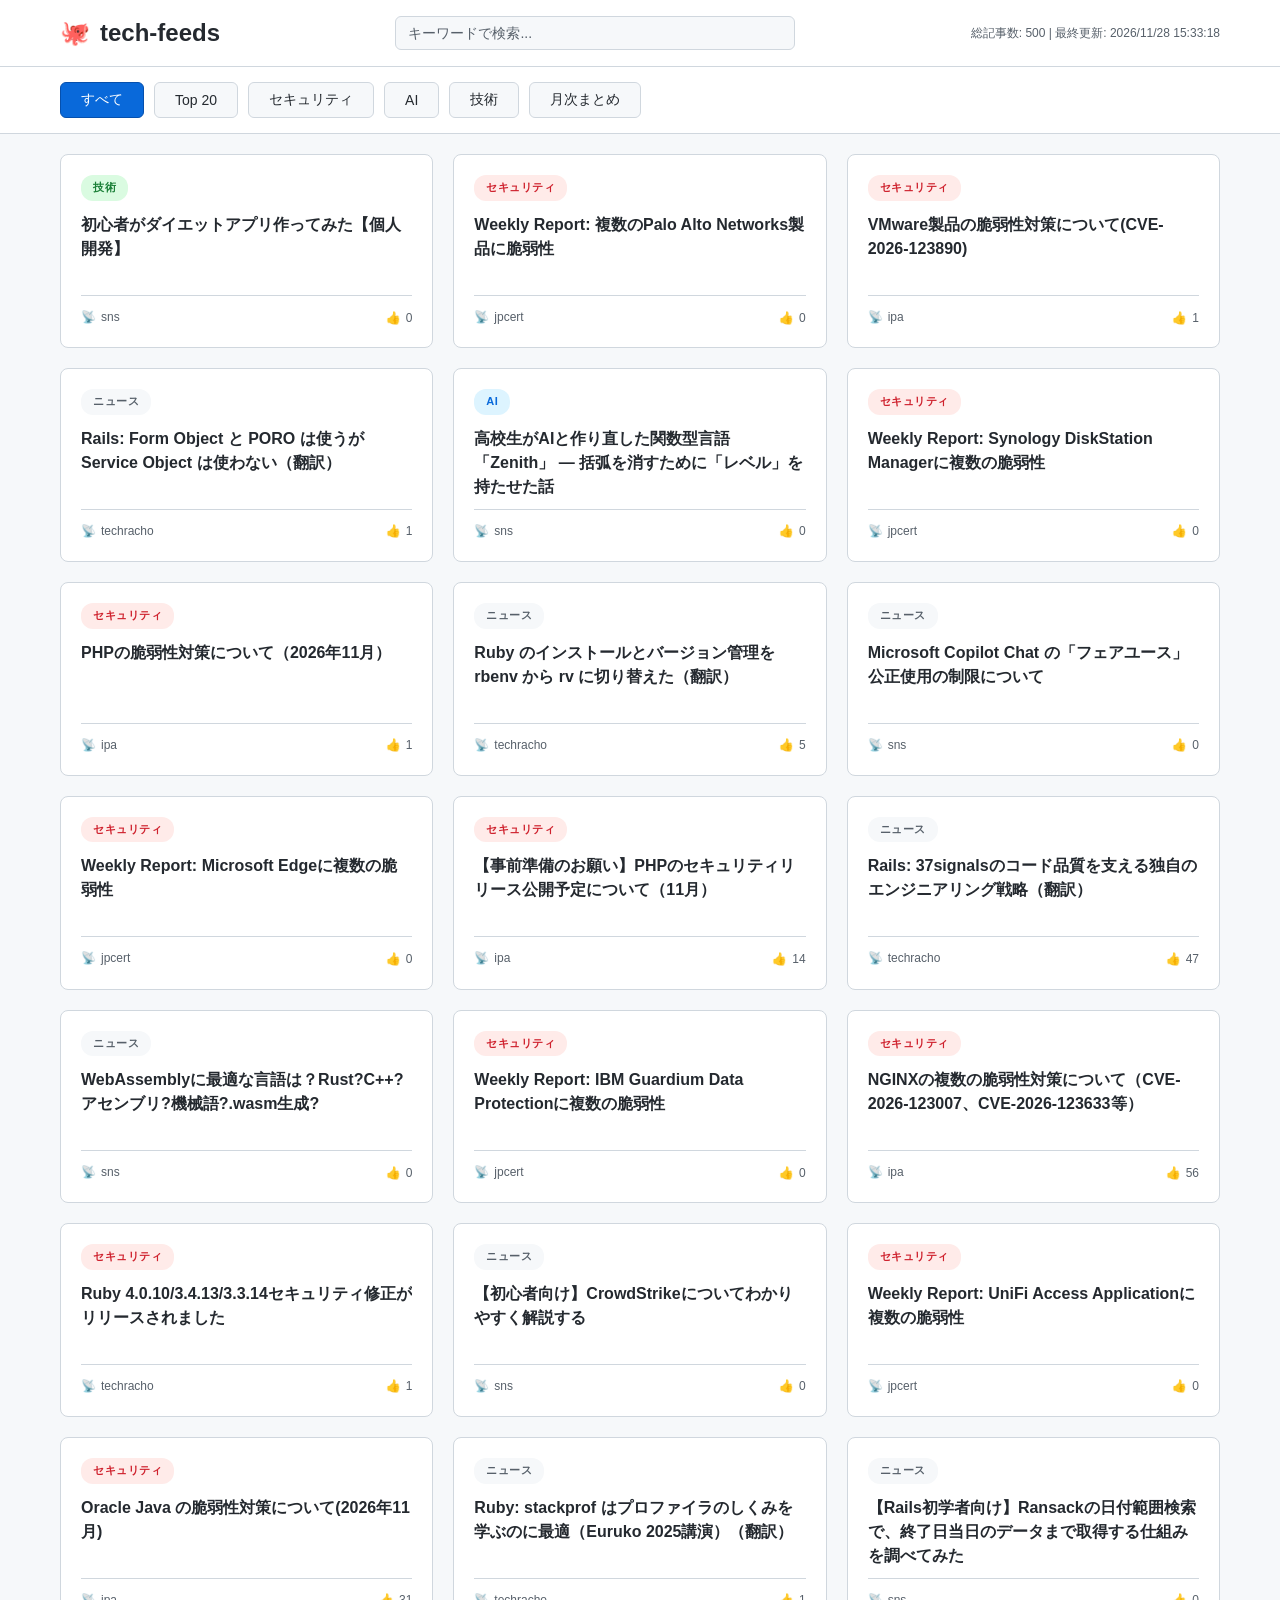
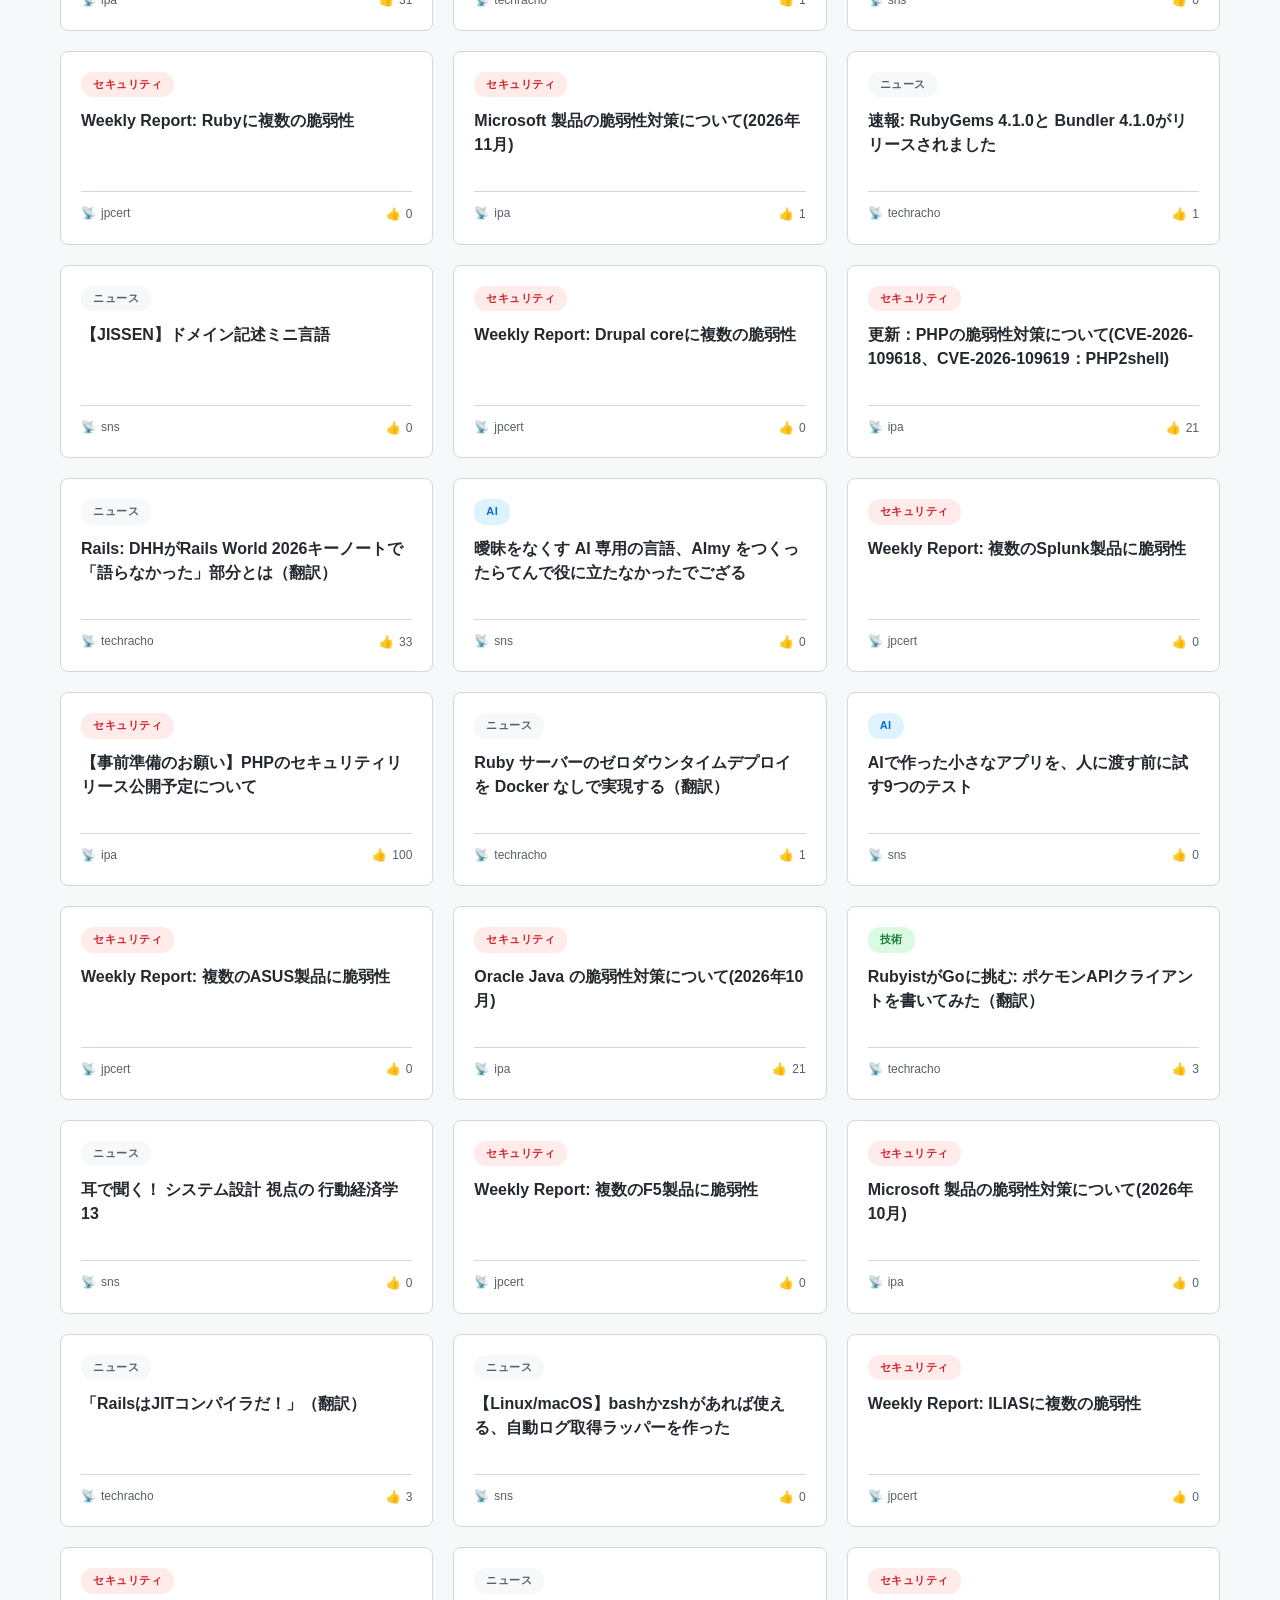
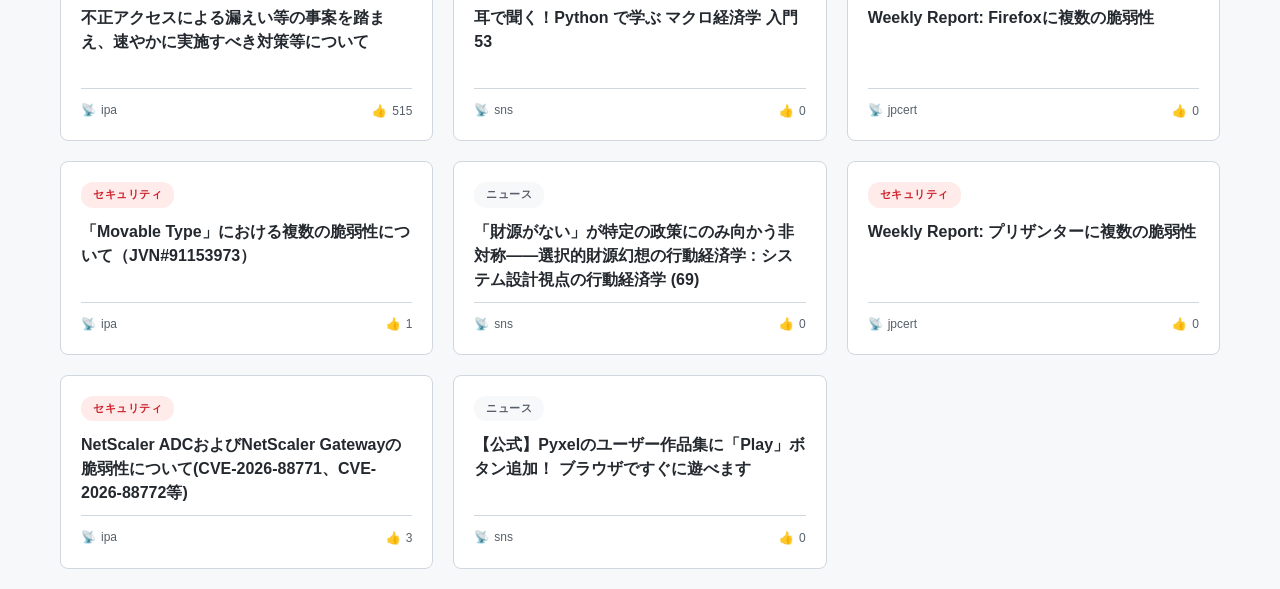
<file: index.html>
<!DOCTYPE html>
<html lang="ja">
<head>
  <meta charset="UTF-8">
  <meta name="viewport" content="width=device-width, initial-scale=1.0">
  <title>tech-feeds</title>
  <link rel="stylesheet" href="./assets/app.css">
</head>
<body>
  <!-- ヘッダー -->
  <header class="header">
    <div class="header-content">
      <div class="logo">
        <span>🐙</span>
        <span>tech-feeds</span>
      </div>
      <div class="search-box">
        <input type="text" placeholder="キーワードで検索..." id="searchInput">
      </div>
      <div class="header-stats" id="headerStats">
        読み込み中...
      </div>
    </div>
  </header>

  <!-- ナビゲーション -->
  <nav class="nav">
    <div class="nav-content">
      <button class="nav-btn active" data-filter="all">すべて</button>
      <button class="nav-btn" data-filter="top">Top 20</button>
      <button class="nav-btn" data-filter="security">セキュリティ</button>
      <button class="nav-btn" data-filter="ai">AI</button>
      <button class="nav-btn" data-filter="tech">技術</button>
      <button class="nav-btn" data-filter="archive">月次まとめ</button>
    </div>
  </nav>

  <!-- メインコンテンツ -->
  <div class="container">
    <!-- Topランキングセクション -->
    <div class="top-section" id="topSection" style="display:none;">
      <h2>🏆 Top 20 人気記事</h2>
      <div class="top-list" id="topList"></div>
    </div>

    <!-- ニュースグリッド -->
    <div id="newsContainer">
      <div class="loading">ニュースを読み込んでいます</div>
    </div>
  </div>

  <script src="./assets/app.js"></script>
</body>
</html>
</file>
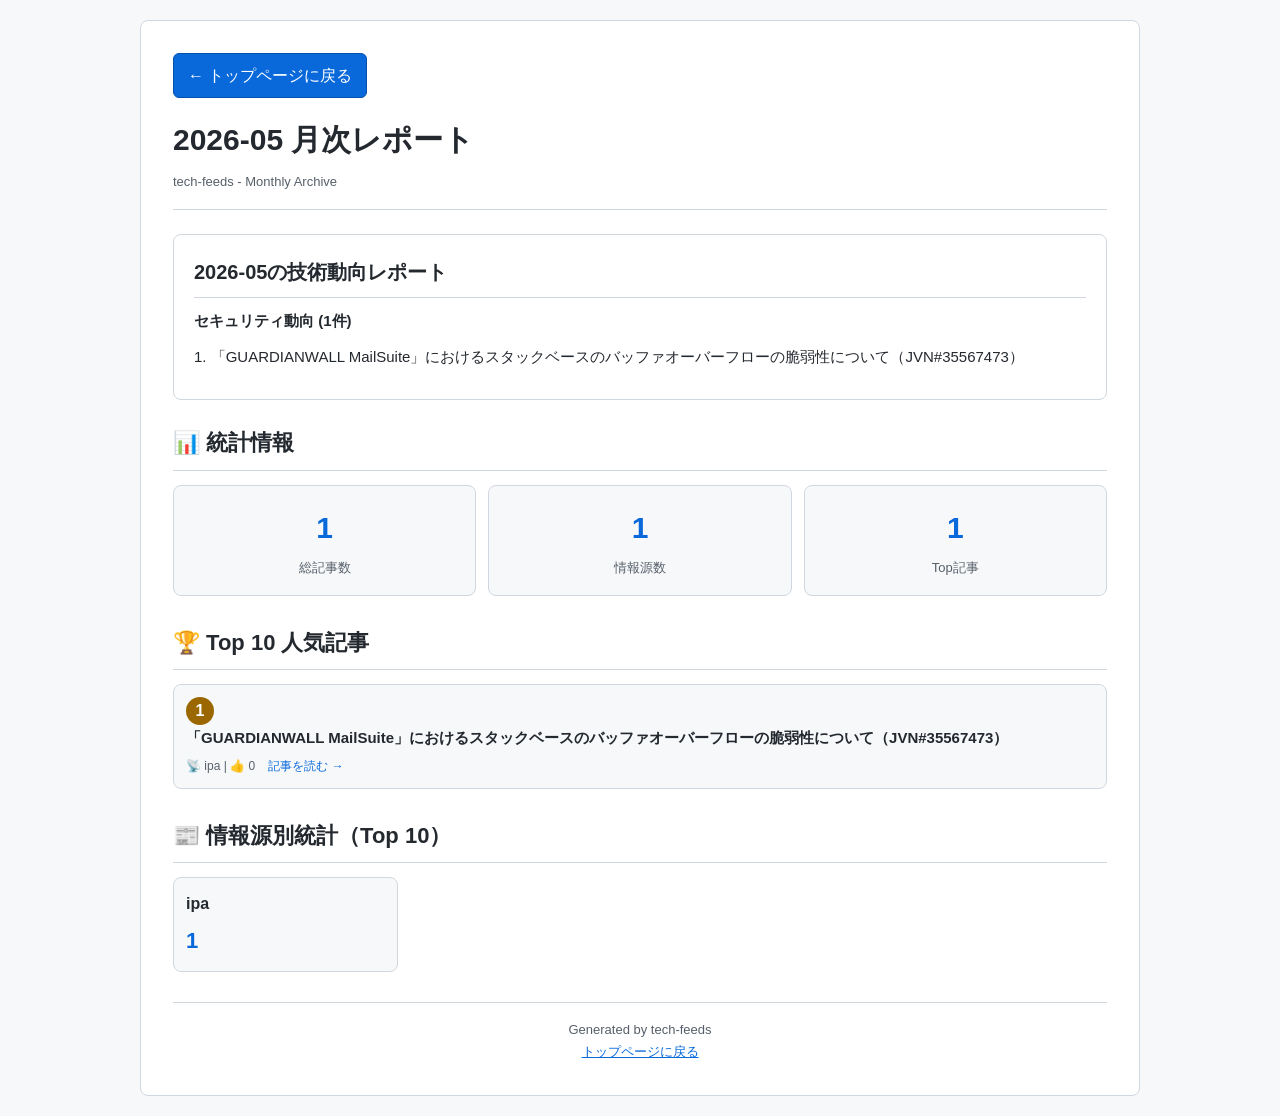
<file: data/archive/2026-05.html>
<!DOCTYPE html>
<html lang="ja">
<head>
  <meta charset="UTF-8">
  <meta name="viewport" content="width=device-width, initial-scale=1.0">
  <title>2026-05 月次レポート - tech-feeds</title>
  <style>
    :root { --bg:#f6f8fa; --panel:#fff; --muted:#57606a; --border:#d0d7de; --text:#24292f; --accent:#0969da; --accent-strong:#0550ae; }
    * { margin: 0; padding: 0; box-sizing: border-box; }
    body { font-family: -apple-system, BlinkMacSystemFont, 'Segoe UI', 'Hiragino Sans', Meiryo, sans-serif; background: var(--bg); color: var(--text); line-height: 1.7; padding: 20px; }
    .container { max-width: 1000px; margin: 0 auto; background: var(--panel); padding: 32px; border-radius: 8px; border: 1px solid var(--border); }
    .header { border-bottom: 1px solid var(--border); padding-bottom: 16px; margin-bottom: 24px; }
    .header h1 { font-size: 30px; color: var(--text); margin-bottom: 6px; }
    .header .meta { font-size: 13px; color: var(--muted); }
    .summary { background: var(--panel); border: 1px solid var(--border); padding: 20px; border-radius: 8px; margin-bottom: 24px; font-size: 15px; }
    .summary h2 { font-size: 20px; margin-bottom: 10px; color: var(--text); border-bottom: 1px solid var(--border); padding-bottom: 8px; }
    .summary p { margin-bottom: 10px; color: var(--text); }
    .summary strong { font-weight: 700; }
    .section { margin-bottom: 28px; }
    .section h2 { font-size: 22px; color: var(--text); margin-bottom: 14px; padding-bottom: 8px; border-bottom: 1px solid var(--border); }
    .stats { display: grid; grid-template-columns: repeat(auto-fit, minmax(180px, 1fr)); gap: 12px; margin-bottom: 24px; }
    .stat-card { background: var(--bg); border: 1px solid var(--border); padding: 16px; border-radius: 8px; text-align: center; }
    .stat-card .number { font-size: 30px; font-weight: bold; color: var(--accent); margin-bottom: 4px; }
    .stat-card .label { font-size: 13px; color: var(--muted); }
    .top-articles { list-style: none; }
    .top-articles li { background: var(--bg); border: 1px solid var(--border); padding: 12px; margin-bottom: 10px; border-radius: 8px; }
    .top-articles .rank { display: inline-block; width: 28px; height: 28px; background: var(--accent); color: white; border-radius: 50%; text-align: center; line-height: 28px; font-weight: bold; margin-right: 8px; }
    .top-articles .rank.gold { background: #9a6700; color: #fff; }
    .top-articles .rank.silver { background: #57606a; color: #fff; }
    .top-articles .rank.bronze { background: #8250df; color: #fff; }
    .article-title { font-weight: 600; color: var(--text); font-size: 15px; margin-bottom: 5px; }
    .article-meta { font-size: 12px; color: var(--muted); }
    .article-link { color: var(--accent); text-decoration: none; font-size: 12px; margin-left: 10px; }
    .article-link:hover { text-decoration: underline; }
    .source-list { display: grid; grid-template-columns: repeat(auto-fill, minmax(180px, 1fr)); gap: 12px; }
    .source-item { background: var(--bg); border: 1px solid var(--border); padding: 12px; border-radius: 8px; }
    .source-name { font-weight: 600; color: var(--text); margin-bottom: 4px; }
    .source-count { font-size: 22px; color: var(--accent); font-weight: bold; }
    .footer { margin-top: 30px; padding-top: 16px; border-top: 1px solid var(--border); text-align: center; color: var(--muted); font-size: 13px; }
    .back-link { display: inline-block; background: var(--accent); border: 1px solid var(--accent-strong); color: white; padding: 8px 14px; border-radius: 6px; text-decoration: none; margin-bottom: 16px; }
    .back-link:hover { background: var(--accent-strong); }
  </style>
</head>
<body>
  <div class="container">
    <a href="../../index.html" class="back-link">← トップページに戻る</a>
    <div class="header">
      <h1>2026-05 月次レポート</h1>
      <div class="meta">tech-feeds - Monthly Archive</div>
    </div>
    <div class="summary">
      <h2 class="report-title">2026-05の技術動向レポート</h2>
<p><strong>セキュリティ動向 (1件)</strong></p>
<p>1. 「GUARDIANWALL MailSuite」におけるスタックベースのバッファオーバーフローの脆弱性について（JVN#35567473）</p>
    </div>
    <div class="section">
      <h2>📊 統計情報</h2>
      <div class="stats">
        <div class="stat-card">
          <div class="number">1</div>
          <div class="label">総記事数</div>
        </div>
        <div class="stat-card">
          <div class="number">1</div>
          <div class="label">情報源数</div>
        </div>
        <div class="stat-card">
          <div class="number">1</div>
          <div class="label">Top記事</div>
        </div>
      </div>
    </div>
    <div class="section"><h2>🏆 Top 10 人気記事</h2><ul class="top-articles">
            <li>
              <span class="rank gold">1</span>
              <div class="article-title">「GUARDIANWALL MailSuite」におけるスタックベースのバッファオーバーフローの脆弱性について（JVN#35567473）</div>
              <div class="article-meta">
                📡 ipa | 👍 0
                <a href="https://www.ipa.go.jp/security/security-alert/2026/20260513-jvn.html" target="_blank" class="article-link">記事を読む →</a>
              </div>
            </li></ul></div>
    <div class="section"><h2>📰 情報源別統計（Top 10）</h2><div class="source-list">
            <div class="source-item">
              <div class="source-name">ipa</div>
              <div class="source-count">1</div>
            </div></div></div>
    <div class="footer">
      <p>Generated by tech-feeds</p>
      <p><a href="../../index.html" style="color: #0969da;">トップページに戻る</a></p>
    </div>
  </div>
</body>
</html>
</file>
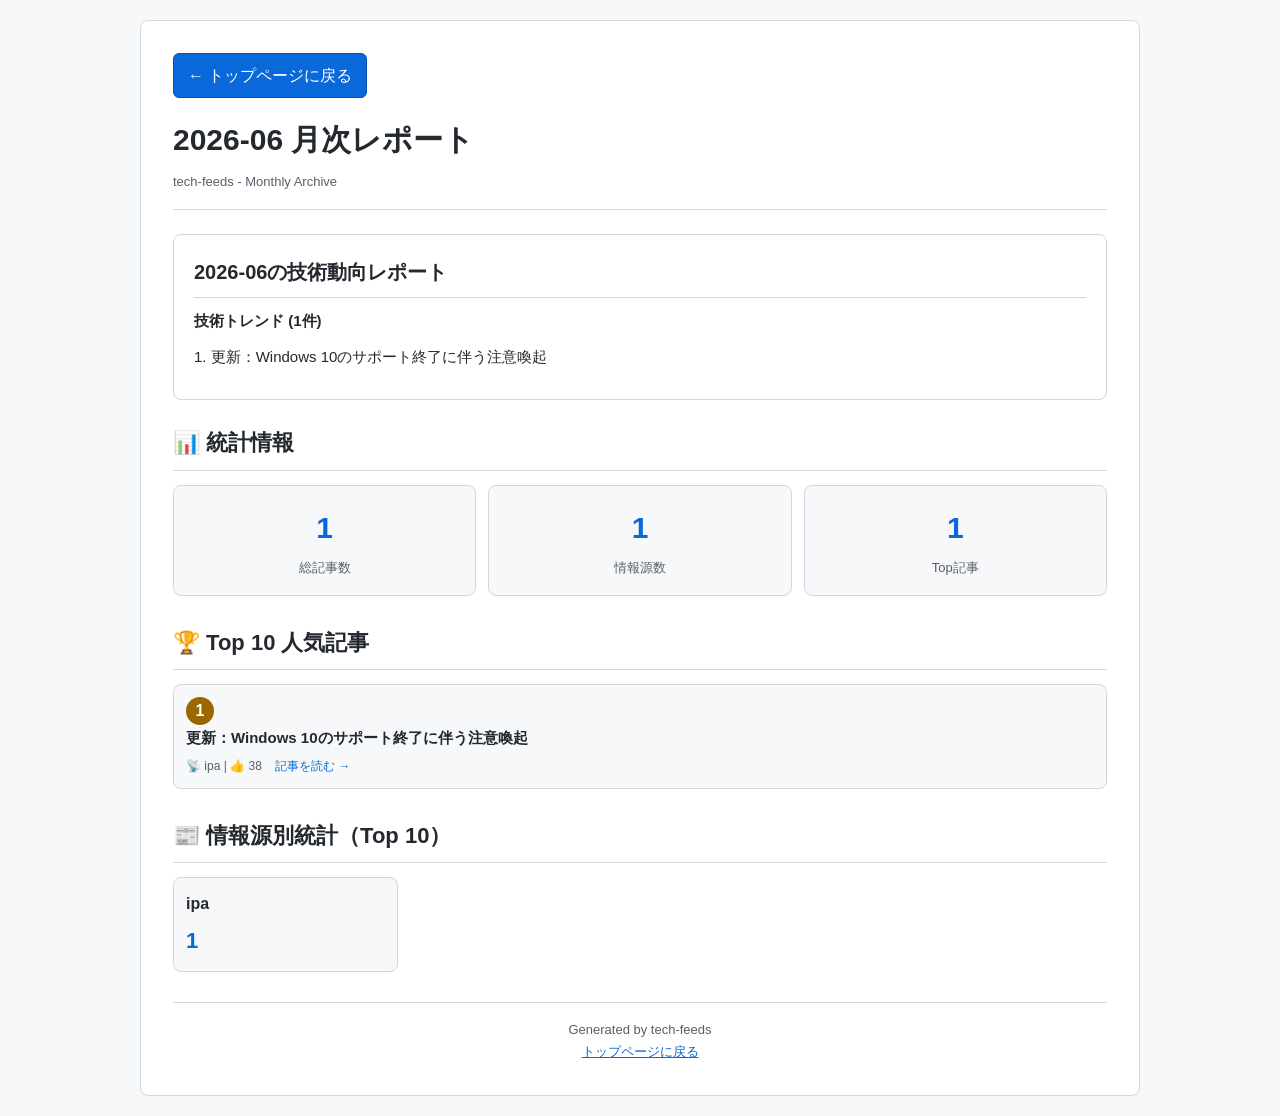
<file: data/archive/2026-06.html>
<!DOCTYPE html>
<html lang="ja">
<head>
  <meta charset="UTF-8">
  <meta name="viewport" content="width=device-width, initial-scale=1.0">
  <title>2026-06 月次レポート - tech-feeds</title>
  <style>
    :root { --bg:#f6f8fa; --panel:#fff; --muted:#57606a; --border:#d0d7de; --text:#24292f; --accent:#0969da; --accent-strong:#0550ae; }
    * { margin: 0; padding: 0; box-sizing: border-box; }
    body { font-family: -apple-system, BlinkMacSystemFont, 'Segoe UI', 'Hiragino Sans', Meiryo, sans-serif; background: var(--bg); color: var(--text); line-height: 1.7; padding: 20px; }
    .container { max-width: 1000px; margin: 0 auto; background: var(--panel); padding: 32px; border-radius: 8px; border: 1px solid var(--border); }
    .header { border-bottom: 1px solid var(--border); padding-bottom: 16px; margin-bottom: 24px; }
    .header h1 { font-size: 30px; color: var(--text); margin-bottom: 6px; }
    .header .meta { font-size: 13px; color: var(--muted); }
    .summary { background: var(--panel); border: 1px solid var(--border); padding: 20px; border-radius: 8px; margin-bottom: 24px; font-size: 15px; }
    .summary h2 { font-size: 20px; margin-bottom: 10px; color: var(--text); border-bottom: 1px solid var(--border); padding-bottom: 8px; }
    .summary p { margin-bottom: 10px; color: var(--text); }
    .summary strong { font-weight: 700; }
    .section { margin-bottom: 28px; }
    .section h2 { font-size: 22px; color: var(--text); margin-bottom: 14px; padding-bottom: 8px; border-bottom: 1px solid var(--border); }
    .stats { display: grid; grid-template-columns: repeat(auto-fit, minmax(180px, 1fr)); gap: 12px; margin-bottom: 24px; }
    .stat-card { background: var(--bg); border: 1px solid var(--border); padding: 16px; border-radius: 8px; text-align: center; }
    .stat-card .number { font-size: 30px; font-weight: bold; color: var(--accent); margin-bottom: 4px; }
    .stat-card .label { font-size: 13px; color: var(--muted); }
    .top-articles { list-style: none; }
    .top-articles li { background: var(--bg); border: 1px solid var(--border); padding: 12px; margin-bottom: 10px; border-radius: 8px; }
    .top-articles .rank { display: inline-block; width: 28px; height: 28px; background: var(--accent); color: white; border-radius: 50%; text-align: center; line-height: 28px; font-weight: bold; margin-right: 8px; }
    .top-articles .rank.gold { background: #9a6700; color: #fff; }
    .top-articles .rank.silver { background: #57606a; color: #fff; }
    .top-articles .rank.bronze { background: #8250df; color: #fff; }
    .article-title { font-weight: 600; color: var(--text); font-size: 15px; margin-bottom: 5px; }
    .article-meta { font-size: 12px; color: var(--muted); }
    .article-link { color: var(--accent); text-decoration: none; font-size: 12px; margin-left: 10px; }
    .article-link:hover { text-decoration: underline; }
    .source-list { display: grid; grid-template-columns: repeat(auto-fill, minmax(180px, 1fr)); gap: 12px; }
    .source-item { background: var(--bg); border: 1px solid var(--border); padding: 12px; border-radius: 8px; }
    .source-name { font-weight: 600; color: var(--text); margin-bottom: 4px; }
    .source-count { font-size: 22px; color: var(--accent); font-weight: bold; }
    .footer { margin-top: 30px; padding-top: 16px; border-top: 1px solid var(--border); text-align: center; color: var(--muted); font-size: 13px; }
    .back-link { display: inline-block; background: var(--accent); border: 1px solid var(--accent-strong); color: white; padding: 8px 14px; border-radius: 6px; text-decoration: none; margin-bottom: 16px; }
    .back-link:hover { background: var(--accent-strong); }
  </style>
</head>
<body>
  <div class="container">
    <a href="../../index.html" class="back-link">← トップページに戻る</a>
    <div class="header">
      <h1>2026-06 月次レポート</h1>
      <div class="meta">tech-feeds - Monthly Archive</div>
    </div>
    <div class="summary">
      <h2 class="report-title">2026-06の技術動向レポート</h2>
<p><strong>技術トレンド (1件)</strong></p>
<p>1. 更新：Windows 10のサポート終了に伴う注意喚起</p>
    </div>
    <div class="section">
      <h2>📊 統計情報</h2>
      <div class="stats">
        <div class="stat-card">
          <div class="number">1</div>
          <div class="label">総記事数</div>
        </div>
        <div class="stat-card">
          <div class="number">1</div>
          <div class="label">情報源数</div>
        </div>
        <div class="stat-card">
          <div class="number">1</div>
          <div class="label">Top記事</div>
        </div>
      </div>
    </div>
    <div class="section"><h2>🏆 Top 10 人気記事</h2><ul class="top-articles">
            <li>
              <span class="rank gold">1</span>
              <div class="article-title">更新：Windows 10のサポート終了に伴う注意喚起</div>
              <div class="article-meta">
                📡 ipa | 👍 38
                <a href="https://www.ipa.go.jp/security/security-alert/2024/win10_eos.html" target="_blank" class="article-link">記事を読む →</a>
              </div>
            </li></ul></div>
    <div class="section"><h2>📰 情報源別統計（Top 10）</h2><div class="source-list">
            <div class="source-item">
              <div class="source-name">ipa</div>
              <div class="source-count">1</div>
            </div></div></div>
    <div class="footer">
      <p>Generated by tech-feeds</p>
      <p><a href="../../index.html" style="color: #0969da;">トップページに戻る</a></p>
    </div>
  </div>
</body>
</html>
</file>
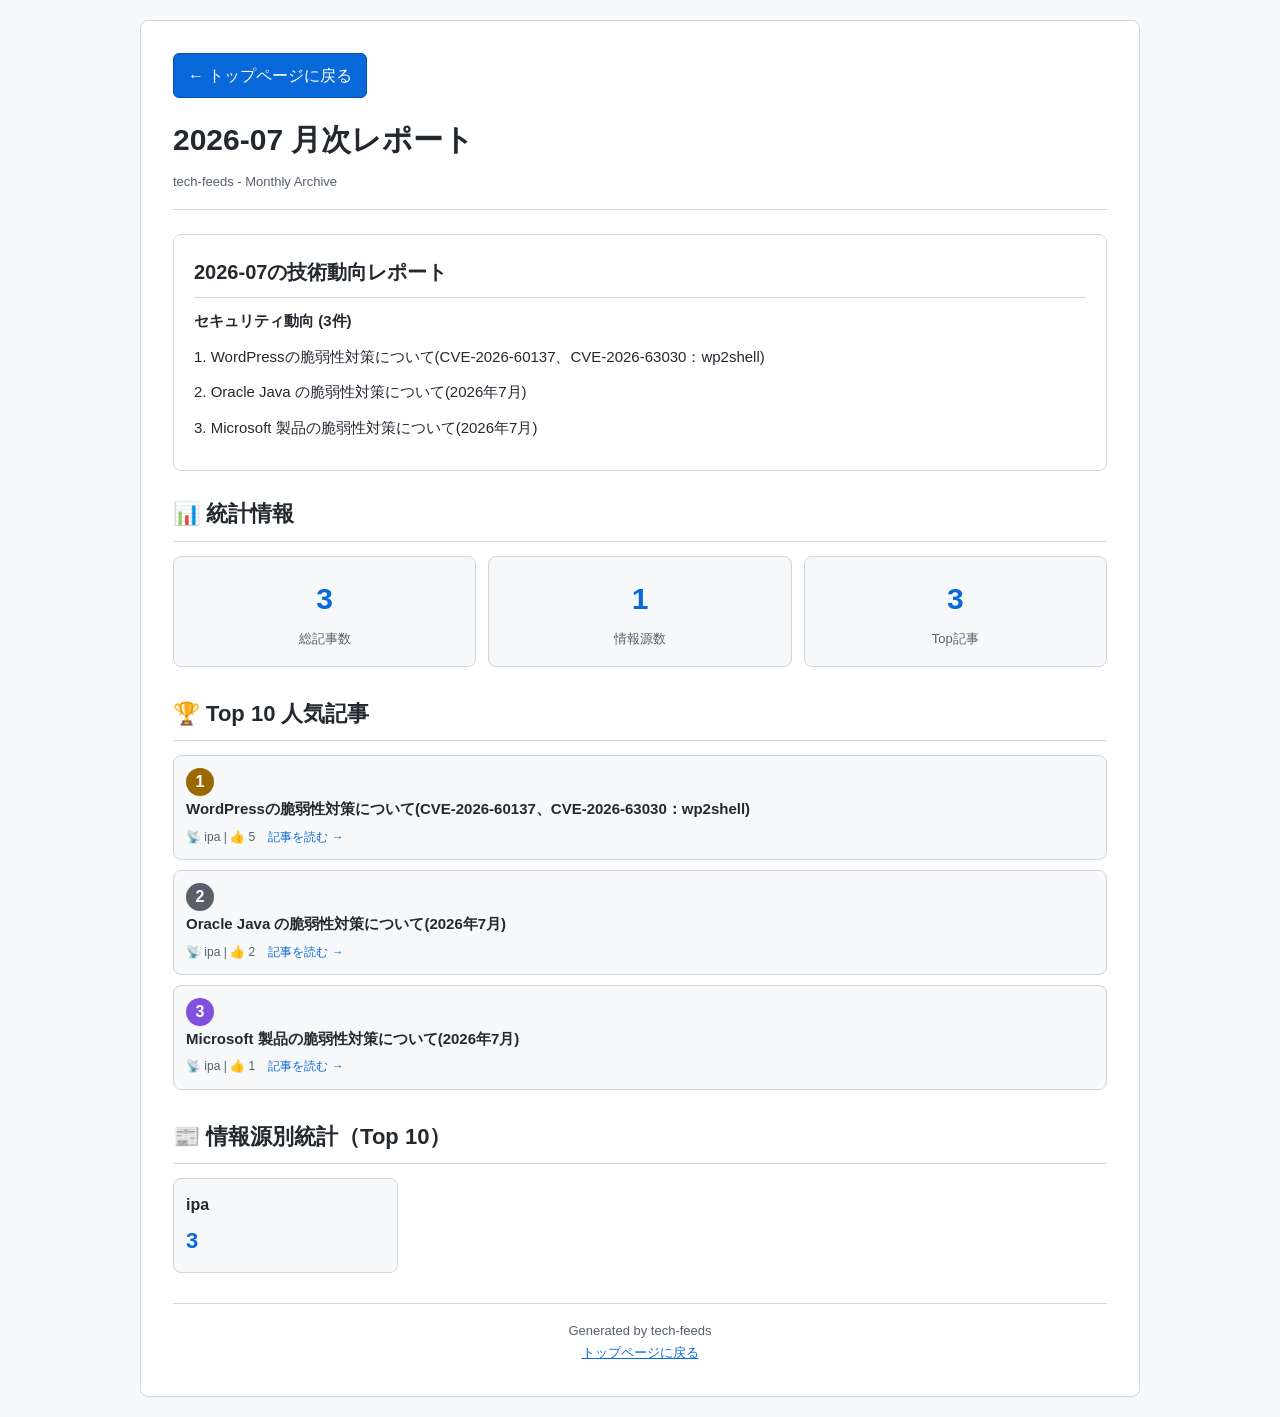
<file: data/archive/2026-07.html>
<!DOCTYPE html>
<html lang="ja">
<head>
  <meta charset="UTF-8">
  <meta name="viewport" content="width=device-width, initial-scale=1.0">
  <title>2026-07 月次レポート - tech-feeds</title>
  <style>
    :root { --bg:#f6f8fa; --panel:#fff; --muted:#57606a; --border:#d0d7de; --text:#24292f; --accent:#0969da; --accent-strong:#0550ae; }
    * { margin: 0; padding: 0; box-sizing: border-box; }
    body { font-family: -apple-system, BlinkMacSystemFont, 'Segoe UI', 'Hiragino Sans', Meiryo, sans-serif; background: var(--bg); color: var(--text); line-height: 1.7; padding: 20px; }
    .container { max-width: 1000px; margin: 0 auto; background: var(--panel); padding: 32px; border-radius: 8px; border: 1px solid var(--border); }
    .header { border-bottom: 1px solid var(--border); padding-bottom: 16px; margin-bottom: 24px; }
    .header h1 { font-size: 30px; color: var(--text); margin-bottom: 6px; }
    .header .meta { font-size: 13px; color: var(--muted); }
    .summary { background: var(--panel); border: 1px solid var(--border); padding: 20px; border-radius: 8px; margin-bottom: 24px; font-size: 15px; }
    .summary h2 { font-size: 20px; margin-bottom: 10px; color: var(--text); border-bottom: 1px solid var(--border); padding-bottom: 8px; }
    .summary p { margin-bottom: 10px; color: var(--text); }
    .summary strong { font-weight: 700; }
    .section { margin-bottom: 28px; }
    .section h2 { font-size: 22px; color: var(--text); margin-bottom: 14px; padding-bottom: 8px; border-bottom: 1px solid var(--border); }
    .stats { display: grid; grid-template-columns: repeat(auto-fit, minmax(180px, 1fr)); gap: 12px; margin-bottom: 24px; }
    .stat-card { background: var(--bg); border: 1px solid var(--border); padding: 16px; border-radius: 8px; text-align: center; }
    .stat-card .number { font-size: 30px; font-weight: bold; color: var(--accent); margin-bottom: 4px; }
    .stat-card .label { font-size: 13px; color: var(--muted); }
    .top-articles { list-style: none; }
    .top-articles li { background: var(--bg); border: 1px solid var(--border); padding: 12px; margin-bottom: 10px; border-radius: 8px; }
    .top-articles .rank { display: inline-block; width: 28px; height: 28px; background: var(--accent); color: white; border-radius: 50%; text-align: center; line-height: 28px; font-weight: bold; margin-right: 8px; }
    .top-articles .rank.gold { background: #9a6700; color: #fff; }
    .top-articles .rank.silver { background: #57606a; color: #fff; }
    .top-articles .rank.bronze { background: #8250df; color: #fff; }
    .article-title { font-weight: 600; color: var(--text); font-size: 15px; margin-bottom: 5px; }
    .article-meta { font-size: 12px; color: var(--muted); }
    .article-link { color: var(--accent); text-decoration: none; font-size: 12px; margin-left: 10px; }
    .article-link:hover { text-decoration: underline; }
    .source-list { display: grid; grid-template-columns: repeat(auto-fill, minmax(180px, 1fr)); gap: 12px; }
    .source-item { background: var(--bg); border: 1px solid var(--border); padding: 12px; border-radius: 8px; }
    .source-name { font-weight: 600; color: var(--text); margin-bottom: 4px; }
    .source-count { font-size: 22px; color: var(--accent); font-weight: bold; }
    .footer { margin-top: 30px; padding-top: 16px; border-top: 1px solid var(--border); text-align: center; color: var(--muted); font-size: 13px; }
    .back-link { display: inline-block; background: var(--accent); border: 1px solid var(--accent-strong); color: white; padding: 8px 14px; border-radius: 6px; text-decoration: none; margin-bottom: 16px; }
    .back-link:hover { background: var(--accent-strong); }
  </style>
</head>
<body>
  <div class="container">
    <a href="../../index.html" class="back-link">← トップページに戻る</a>
    <div class="header">
      <h1>2026-07 月次レポート</h1>
      <div class="meta">tech-feeds - Monthly Archive</div>
    </div>
    <div class="summary">
      <h2 class="report-title">2026-07の技術動向レポート</h2>
<p><strong>セキュリティ動向 (3件)</strong></p>
<p>1. WordPressの脆弱性対策について(CVE-2026-60137、CVE-2026-63030：wp2shell)</p>
<p>2. Oracle Java の脆弱性対策について(2026年7月)</p>
<p>3. Microsoft 製品の脆弱性対策について(2026年7月)</p>
    </div>
    <div class="section">
      <h2>📊 統計情報</h2>
      <div class="stats">
        <div class="stat-card">
          <div class="number">3</div>
          <div class="label">総記事数</div>
        </div>
        <div class="stat-card">
          <div class="number">1</div>
          <div class="label">情報源数</div>
        </div>
        <div class="stat-card">
          <div class="number">3</div>
          <div class="label">Top記事</div>
        </div>
      </div>
    </div>
    <div class="section"><h2>🏆 Top 10 人気記事</h2><ul class="top-articles">
            <li>
              <span class="rank gold">1</span>
              <div class="article-title">WordPressの脆弱性対策について(CVE-2026-60137、CVE-2026-63030：wp2shell)</div>
              <div class="article-meta">
                📡 ipa | 👍 5
                <a href="https://www.ipa.go.jp/security/security-alert/2026/alert20260722.html" target="_blank" class="article-link">記事を読む →</a>
              </div>
            </li>
            <li>
              <span class="rank silver">2</span>
              <div class="article-title">Oracle Java の脆弱性対策について(2026年7月)</div>
              <div class="article-meta">
                📡 ipa | 👍 2
                <a href="https://www.ipa.go.jp/security/security-alert/2026/0722-jre.html" target="_blank" class="article-link">記事を読む →</a>
              </div>
            </li>
            <li>
              <span class="rank bronze">3</span>
              <div class="article-title">Microsoft 製品の脆弱性対策について(2026年7月)</div>
              <div class="article-meta">
                📡 ipa | 👍 1
                <a href="https://www.ipa.go.jp/security/security-alert/2026/0715-ms.html" target="_blank" class="article-link">記事を読む →</a>
              </div>
            </li></ul></div>
    <div class="section"><h2>📰 情報源別統計（Top 10）</h2><div class="source-list">
            <div class="source-item">
              <div class="source-name">ipa</div>
              <div class="source-count">3</div>
            </div></div></div>
    <div class="footer">
      <p>Generated by tech-feeds</p>
      <p><a href="../../index.html" style="color: #0969da;">トップページに戻る</a></p>
    </div>
  </div>
</body>
</html>
</file>
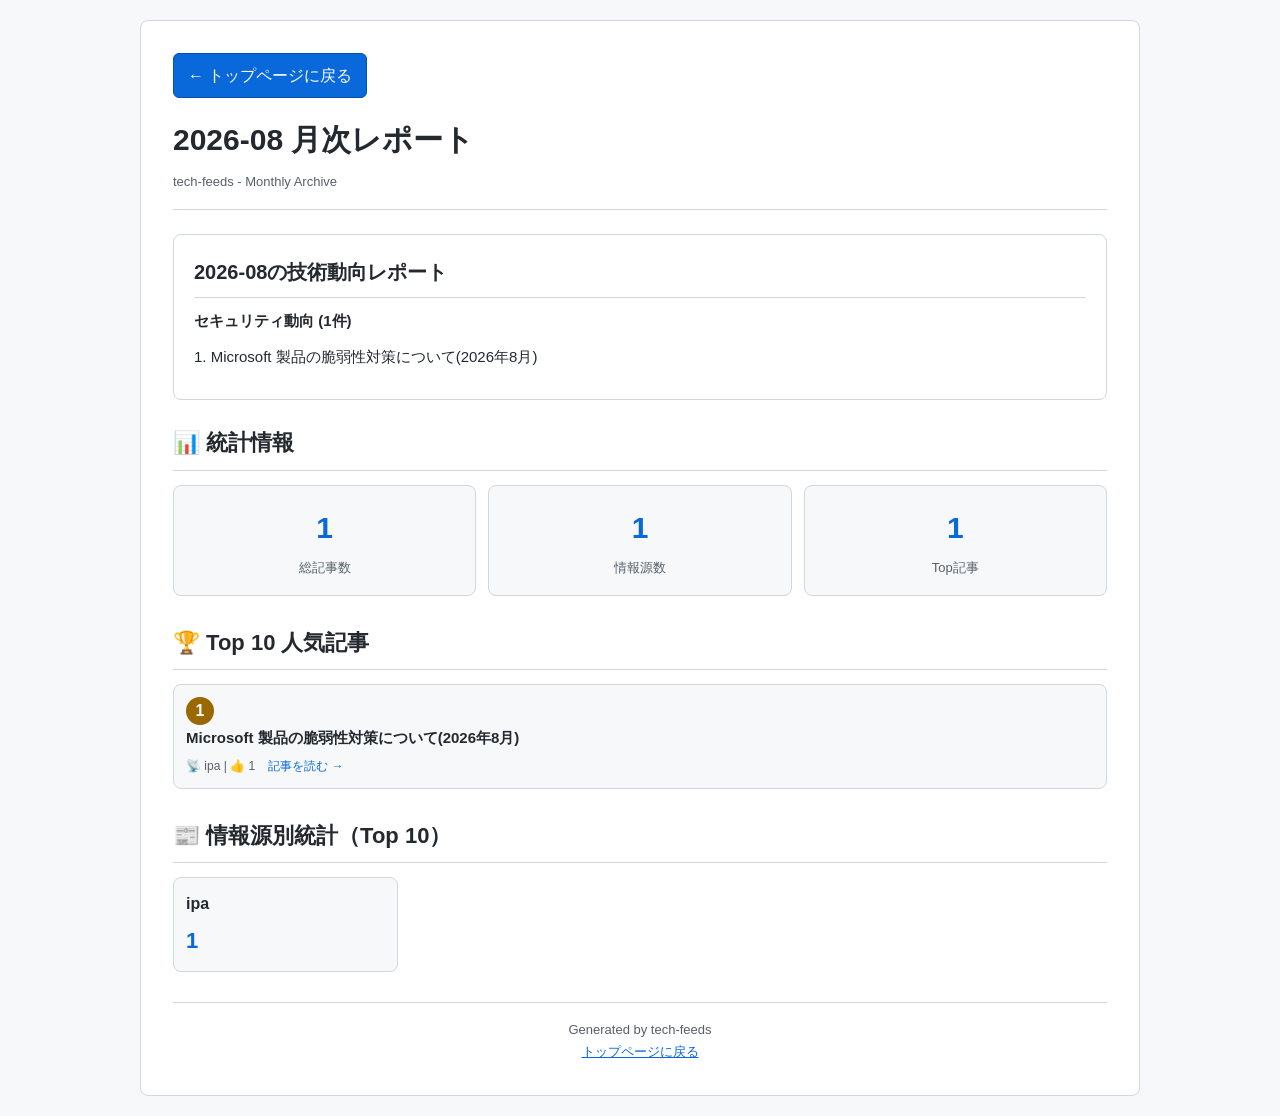
<file: data/archive/2026-08.html>
<!DOCTYPE html>
<html lang="ja">
<head>
  <meta charset="UTF-8">
  <meta name="viewport" content="width=device-width, initial-scale=1.0">
  <title>2026-08 月次レポート - tech-feeds</title>
  <style>
    :root { --bg:#f6f8fa; --panel:#fff; --muted:#57606a; --border:#d0d7de; --text:#24292f; --accent:#0969da; --accent-strong:#0550ae; }
    * { margin: 0; padding: 0; box-sizing: border-box; }
    body { font-family: -apple-system, BlinkMacSystemFont, 'Segoe UI', 'Hiragino Sans', Meiryo, sans-serif; background: var(--bg); color: var(--text); line-height: 1.7; padding: 20px; }
    .container { max-width: 1000px; margin: 0 auto; background: var(--panel); padding: 32px; border-radius: 8px; border: 1px solid var(--border); }
    .header { border-bottom: 1px solid var(--border); padding-bottom: 16px; margin-bottom: 24px; }
    .header h1 { font-size: 30px; color: var(--text); margin-bottom: 6px; }
    .header .meta { font-size: 13px; color: var(--muted); }
    .summary { background: var(--panel); border: 1px solid var(--border); padding: 20px; border-radius: 8px; margin-bottom: 24px; font-size: 15px; }
    .summary h2 { font-size: 20px; margin-bottom: 10px; color: var(--text); border-bottom: 1px solid var(--border); padding-bottom: 8px; }
    .summary p { margin-bottom: 10px; color: var(--text); }
    .summary strong { font-weight: 700; }
    .section { margin-bottom: 28px; }
    .section h2 { font-size: 22px; color: var(--text); margin-bottom: 14px; padding-bottom: 8px; border-bottom: 1px solid var(--border); }
    .stats { display: grid; grid-template-columns: repeat(auto-fit, minmax(180px, 1fr)); gap: 12px; margin-bottom: 24px; }
    .stat-card { background: var(--bg); border: 1px solid var(--border); padding: 16px; border-radius: 8px; text-align: center; }
    .stat-card .number { font-size: 30px; font-weight: bold; color: var(--accent); margin-bottom: 4px; }
    .stat-card .label { font-size: 13px; color: var(--muted); }
    .top-articles { list-style: none; }
    .top-articles li { background: var(--bg); border: 1px solid var(--border); padding: 12px; margin-bottom: 10px; border-radius: 8px; }
    .top-articles .rank { display: inline-block; width: 28px; height: 28px; background: var(--accent); color: white; border-radius: 50%; text-align: center; line-height: 28px; font-weight: bold; margin-right: 8px; }
    .top-articles .rank.gold { background: #9a6700; color: #fff; }
    .top-articles .rank.silver { background: #57606a; color: #fff; }
    .top-articles .rank.bronze { background: #8250df; color: #fff; }
    .article-title { font-weight: 600; color: var(--text); font-size: 15px; margin-bottom: 5px; }
    .article-meta { font-size: 12px; color: var(--muted); }
    .article-link { color: var(--accent); text-decoration: none; font-size: 12px; margin-left: 10px; }
    .article-link:hover { text-decoration: underline; }
    .source-list { display: grid; grid-template-columns: repeat(auto-fill, minmax(180px, 1fr)); gap: 12px; }
    .source-item { background: var(--bg); border: 1px solid var(--border); padding: 12px; border-radius: 8px; }
    .source-name { font-weight: 600; color: var(--text); margin-bottom: 4px; }
    .source-count { font-size: 22px; color: var(--accent); font-weight: bold; }
    .footer { margin-top: 30px; padding-top: 16px; border-top: 1px solid var(--border); text-align: center; color: var(--muted); font-size: 13px; }
    .back-link { display: inline-block; background: var(--accent); border: 1px solid var(--accent-strong); color: white; padding: 8px 14px; border-radius: 6px; text-decoration: none; margin-bottom: 16px; }
    .back-link:hover { background: var(--accent-strong); }
  </style>
</head>
<body>
  <div class="container">
    <a href="../../index.html" class="back-link">← トップページに戻る</a>
    <div class="header">
      <h1>2026-08 月次レポート</h1>
      <div class="meta">tech-feeds - Monthly Archive</div>
    </div>
    <div class="summary">
      <h2 class="report-title">2026-08の技術動向レポート</h2>
<p><strong>セキュリティ動向 (1件)</strong></p>
<p>1. Microsoft 製品の脆弱性対策について(2026年8月)</p>
    </div>
    <div class="section">
      <h2>📊 統計情報</h2>
      <div class="stats">
        <div class="stat-card">
          <div class="number">1</div>
          <div class="label">総記事数</div>
        </div>
        <div class="stat-card">
          <div class="number">1</div>
          <div class="label">情報源数</div>
        </div>
        <div class="stat-card">
          <div class="number">1</div>
          <div class="label">Top記事</div>
        </div>
      </div>
    </div>
    <div class="section"><h2>🏆 Top 10 人気記事</h2><ul class="top-articles">
            <li>
              <span class="rank gold">1</span>
              <div class="article-title">Microsoft 製品の脆弱性対策について(2026年8月)</div>
              <div class="article-meta">
                📡 ipa | 👍 1
                <a href="https://www.ipa.go.jp/security/security-alert/2026/0812-ms.html" target="_blank" class="article-link">記事を読む →</a>
              </div>
            </li></ul></div>
    <div class="section"><h2>📰 情報源別統計（Top 10）</h2><div class="source-list">
            <div class="source-item">
              <div class="source-name">ipa</div>
              <div class="source-count">1</div>
            </div></div></div>
    <div class="footer">
      <p>Generated by tech-feeds</p>
      <p><a href="../../index.html" style="color: #0969da;">トップページに戻る</a></p>
    </div>
  </div>
</body>
</html>
</file>
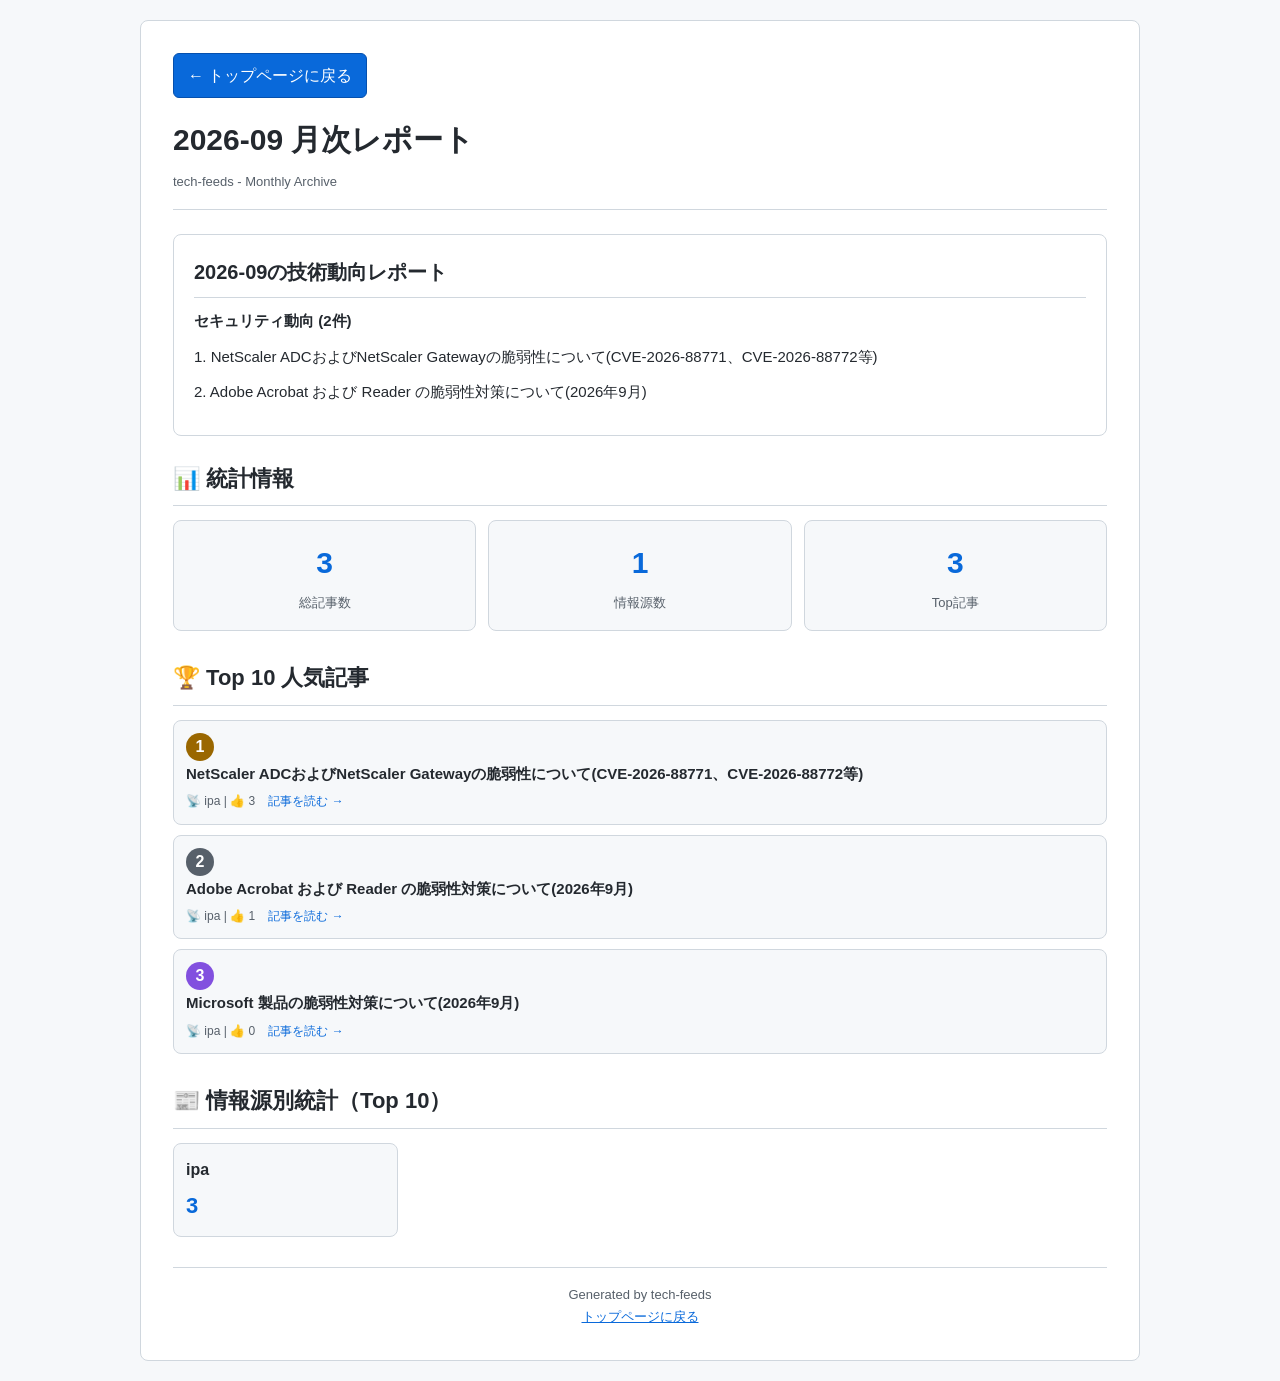
<file: data/archive/2026-09.html>
<!DOCTYPE html>
<html lang="ja">
<head>
  <meta charset="UTF-8">
  <meta name="viewport" content="width=device-width, initial-scale=1.0">
  <title>2026-09 月次レポート - tech-feeds</title>
  <style>
    :root { --bg:#f6f8fa; --panel:#fff; --muted:#57606a; --border:#d0d7de; --text:#24292f; --accent:#0969da; --accent-strong:#0550ae; }
    * { margin: 0; padding: 0; box-sizing: border-box; }
    body { font-family: -apple-system, BlinkMacSystemFont, 'Segoe UI', 'Hiragino Sans', Meiryo, sans-serif; background: var(--bg); color: var(--text); line-height: 1.7; padding: 20px; }
    .container { max-width: 1000px; margin: 0 auto; background: var(--panel); padding: 32px; border-radius: 8px; border: 1px solid var(--border); }
    .header { border-bottom: 1px solid var(--border); padding-bottom: 16px; margin-bottom: 24px; }
    .header h1 { font-size: 30px; color: var(--text); margin-bottom: 6px; }
    .header .meta { font-size: 13px; color: var(--muted); }
    .summary { background: var(--panel); border: 1px solid var(--border); padding: 20px; border-radius: 8px; margin-bottom: 24px; font-size: 15px; }
    .summary h2 { font-size: 20px; margin-bottom: 10px; color: var(--text); border-bottom: 1px solid var(--border); padding-bottom: 8px; }
    .summary p { margin-bottom: 10px; color: var(--text); }
    .summary strong { font-weight: 700; }
    .section { margin-bottom: 28px; }
    .section h2 { font-size: 22px; color: var(--text); margin-bottom: 14px; padding-bottom: 8px; border-bottom: 1px solid var(--border); }
    .stats { display: grid; grid-template-columns: repeat(auto-fit, minmax(180px, 1fr)); gap: 12px; margin-bottom: 24px; }
    .stat-card { background: var(--bg); border: 1px solid var(--border); padding: 16px; border-radius: 8px; text-align: center; }
    .stat-card .number { font-size: 30px; font-weight: bold; color: var(--accent); margin-bottom: 4px; }
    .stat-card .label { font-size: 13px; color: var(--muted); }
    .top-articles { list-style: none; }
    .top-articles li { background: var(--bg); border: 1px solid var(--border); padding: 12px; margin-bottom: 10px; border-radius: 8px; }
    .top-articles .rank { display: inline-block; width: 28px; height: 28px; background: var(--accent); color: white; border-radius: 50%; text-align: center; line-height: 28px; font-weight: bold; margin-right: 8px; }
    .top-articles .rank.gold { background: #9a6700; color: #fff; }
    .top-articles .rank.silver { background: #57606a; color: #fff; }
    .top-articles .rank.bronze { background: #8250df; color: #fff; }
    .article-title { font-weight: 600; color: var(--text); font-size: 15px; margin-bottom: 5px; }
    .article-meta { font-size: 12px; color: var(--muted); }
    .article-link { color: var(--accent); text-decoration: none; font-size: 12px; margin-left: 10px; }
    .article-link:hover { text-decoration: underline; }
    .source-list { display: grid; grid-template-columns: repeat(auto-fill, minmax(180px, 1fr)); gap: 12px; }
    .source-item { background: var(--bg); border: 1px solid var(--border); padding: 12px; border-radius: 8px; }
    .source-name { font-weight: 600; color: var(--text); margin-bottom: 4px; }
    .source-count { font-size: 22px; color: var(--accent); font-weight: bold; }
    .footer { margin-top: 30px; padding-top: 16px; border-top: 1px solid var(--border); text-align: center; color: var(--muted); font-size: 13px; }
    .back-link { display: inline-block; background: var(--accent); border: 1px solid var(--accent-strong); color: white; padding: 8px 14px; border-radius: 6px; text-decoration: none; margin-bottom: 16px; }
    .back-link:hover { background: var(--accent-strong); }
  </style>
</head>
<body>
  <div class="container">
    <a href="../../index.html" class="back-link">← トップページに戻る</a>
    <div class="header">
      <h1>2026-09 月次レポート</h1>
      <div class="meta">tech-feeds - Monthly Archive</div>
    </div>
    <div class="summary">
      <h2 class="report-title">2026-09の技術動向レポート</h2>
<p><strong>セキュリティ動向 (2件)</strong></p>
<p>1. NetScaler ADCおよびNetScaler Gatewayの脆弱性について(CVE-2026-88771、CVE-2026-88772等)</p>
<p>2. Adobe Acrobat および Reader の脆弱性対策について(2026年9月)</p>
    </div>
    <div class="section">
      <h2>📊 統計情報</h2>
      <div class="stats">
        <div class="stat-card">
          <div class="number">3</div>
          <div class="label">総記事数</div>
        </div>
        <div class="stat-card">
          <div class="number">1</div>
          <div class="label">情報源数</div>
        </div>
        <div class="stat-card">
          <div class="number">3</div>
          <div class="label">Top記事</div>
        </div>
      </div>
    </div>
    <div class="section"><h2>🏆 Top 10 人気記事</h2><ul class="top-articles">
            <li>
              <span class="rank gold">1</span>
              <div class="article-title">NetScaler ADCおよびNetScaler Gatewayの脆弱性について(CVE-2026-88771、CVE-2026-88772等)</div>
              <div class="article-meta">
                📡 ipa | 👍 3
                <a href="https://www.ipa.go.jp/security/security-alert/2026/alert20260928.html" target="_blank" class="article-link">記事を読む →</a>
              </div>
            </li>
            <li>
              <span class="rank silver">2</span>
              <div class="article-title">Adobe Acrobat および Reader の脆弱性対策について(2026年9月)</div>
              <div class="article-meta">
                📡 ipa | 👍 1
                <a href="https://www.ipa.go.jp/security/security-alert/2026/0909-adobereader.html" target="_blank" class="article-link">記事を読む →</a>
              </div>
            </li>
            <li>
              <span class="rank bronze">3</span>
              <div class="article-title">Microsoft 製品の脆弱性対策について(2026年9月)</div>
              <div class="article-meta">
                📡 ipa | 👍 0
                <a href="https://www.ipa.go.jp/security/security-alert/2026/0909-ms.html" target="_blank" class="article-link">記事を読む →</a>
              </div>
            </li></ul></div>
    <div class="section"><h2>📰 情報源別統計（Top 10）</h2><div class="source-list">
            <div class="source-item">
              <div class="source-name">ipa</div>
              <div class="source-count">3</div>
            </div></div></div>
    <div class="footer">
      <p>Generated by tech-feeds</p>
      <p><a href="../../index.html" style="color: #0969da;">トップページに戻る</a></p>
    </div>
  </div>
</body>
</html>
</file>
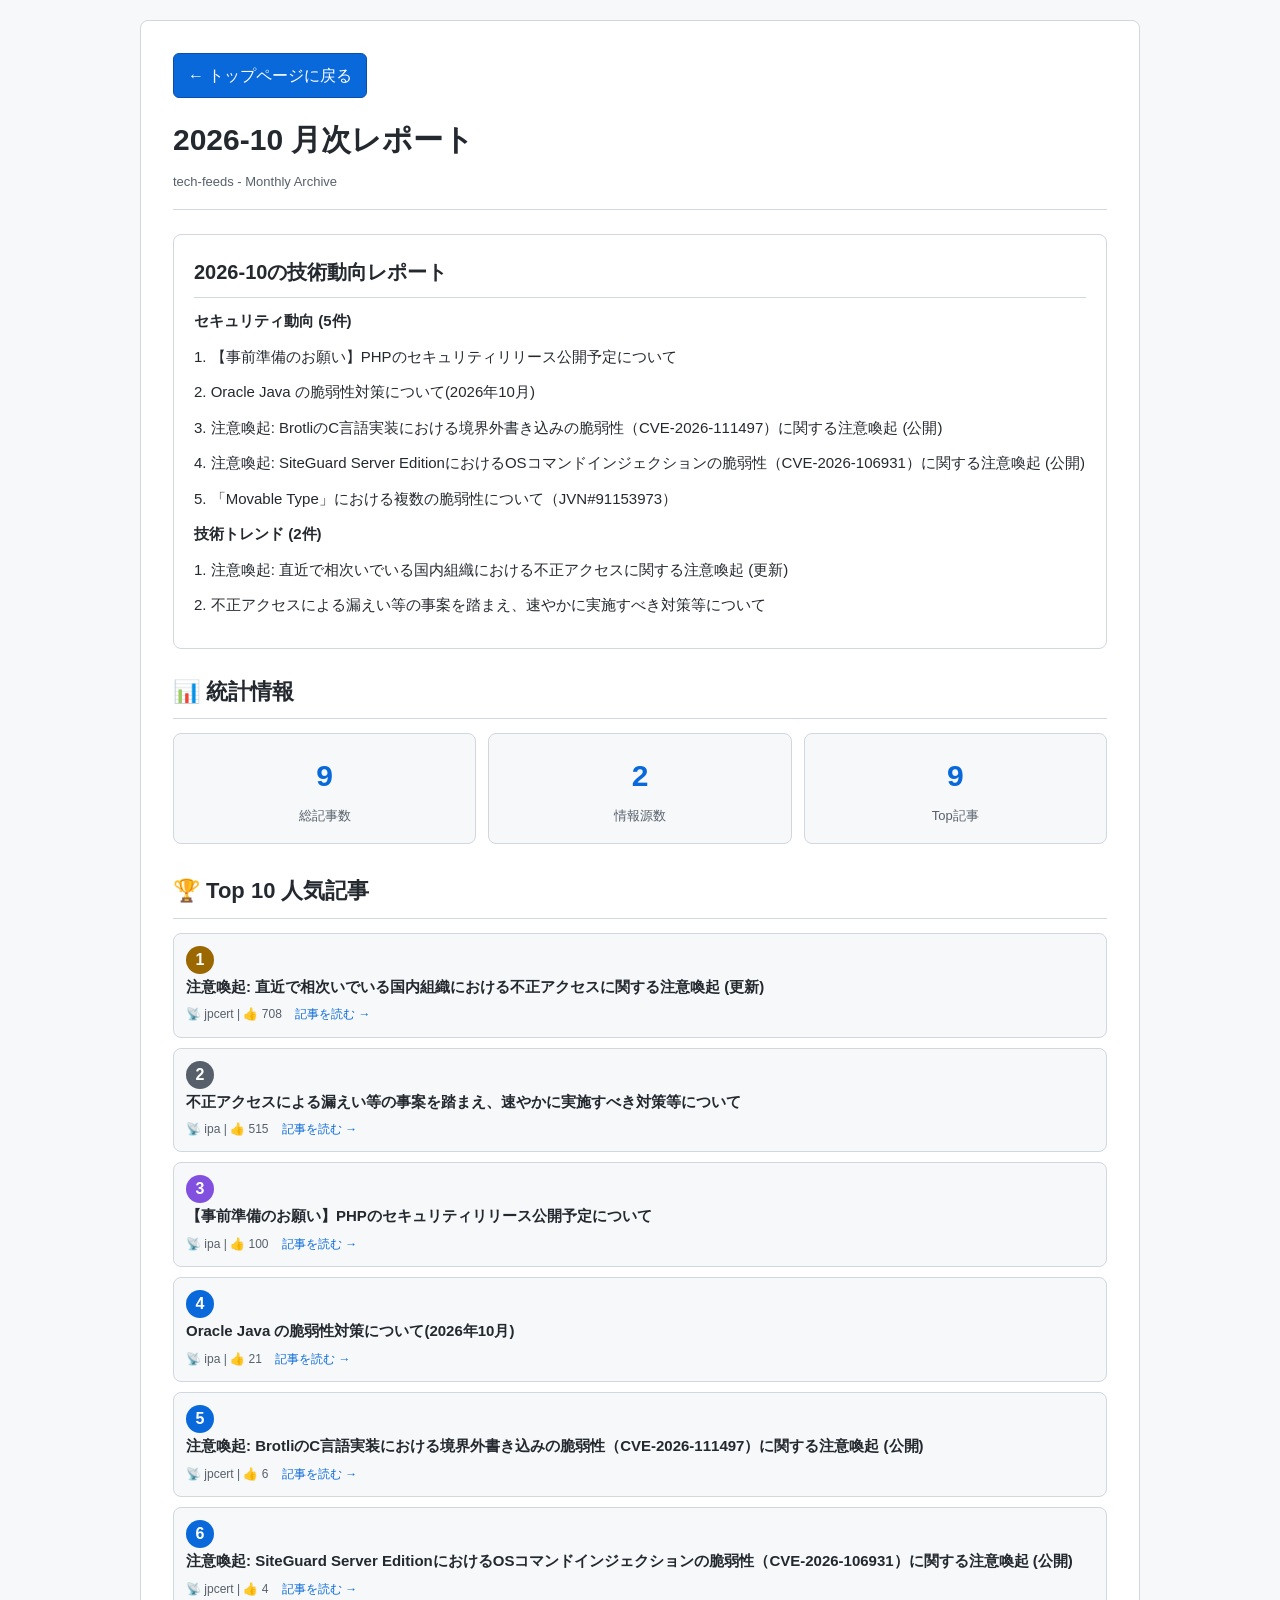
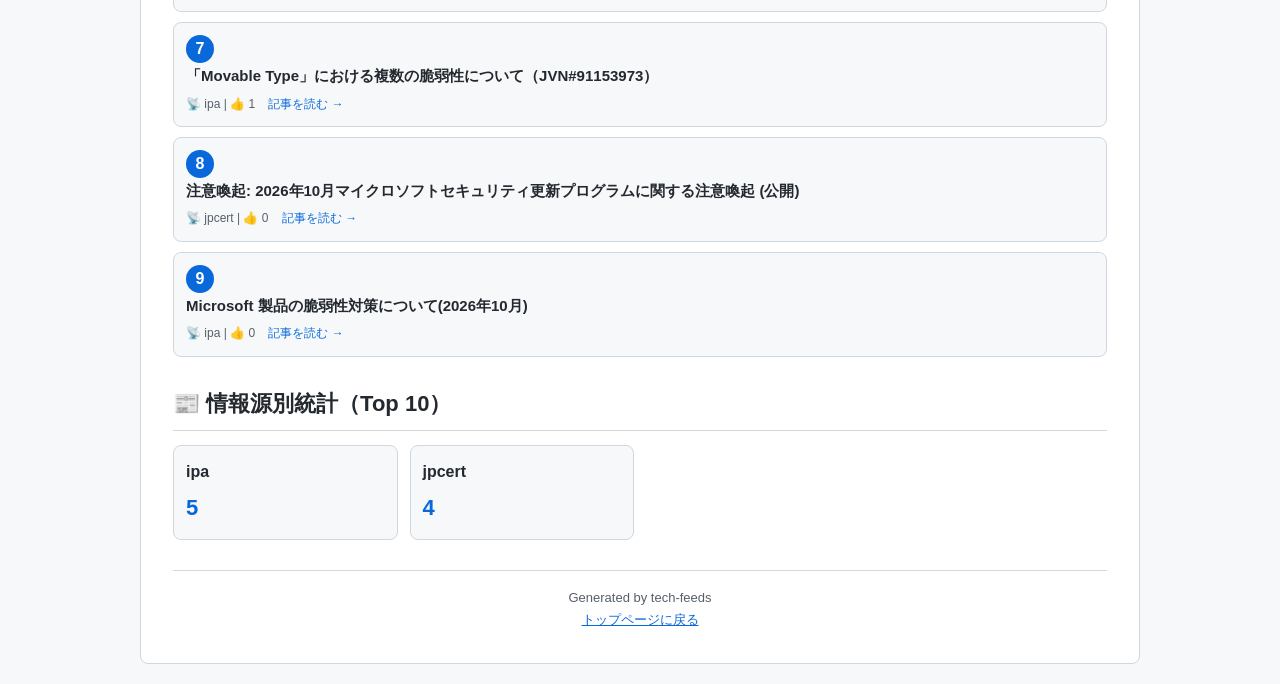
<file: data/archive/2026-10.html>
<!DOCTYPE html>
<html lang="ja">
<head>
  <meta charset="UTF-8">
  <meta name="viewport" content="width=device-width, initial-scale=1.0">
  <title>2026-10 月次レポート - tech-feeds</title>
  <style>
    :root { --bg:#f6f8fa; --panel:#fff; --muted:#57606a; --border:#d0d7de; --text:#24292f; --accent:#0969da; --accent-strong:#0550ae; }
    * { margin: 0; padding: 0; box-sizing: border-box; }
    body { font-family: -apple-system, BlinkMacSystemFont, 'Segoe UI', 'Hiragino Sans', Meiryo, sans-serif; background: var(--bg); color: var(--text); line-height: 1.7; padding: 20px; }
    .container { max-width: 1000px; margin: 0 auto; background: var(--panel); padding: 32px; border-radius: 8px; border: 1px solid var(--border); }
    .header { border-bottom: 1px solid var(--border); padding-bottom: 16px; margin-bottom: 24px; }
    .header h1 { font-size: 30px; color: var(--text); margin-bottom: 6px; }
    .header .meta { font-size: 13px; color: var(--muted); }
    .summary { background: var(--panel); border: 1px solid var(--border); padding: 20px; border-radius: 8px; margin-bottom: 24px; font-size: 15px; }
    .summary h2 { font-size: 20px; margin-bottom: 10px; color: var(--text); border-bottom: 1px solid var(--border); padding-bottom: 8px; }
    .summary p { margin-bottom: 10px; color: var(--text); }
    .summary strong { font-weight: 700; }
    .section { margin-bottom: 28px; }
    .section h2 { font-size: 22px; color: var(--text); margin-bottom: 14px; padding-bottom: 8px; border-bottom: 1px solid var(--border); }
    .stats { display: grid; grid-template-columns: repeat(auto-fit, minmax(180px, 1fr)); gap: 12px; margin-bottom: 24px; }
    .stat-card { background: var(--bg); border: 1px solid var(--border); padding: 16px; border-radius: 8px; text-align: center; }
    .stat-card .number { font-size: 30px; font-weight: bold; color: var(--accent); margin-bottom: 4px; }
    .stat-card .label { font-size: 13px; color: var(--muted); }
    .top-articles { list-style: none; }
    .top-articles li { background: var(--bg); border: 1px solid var(--border); padding: 12px; margin-bottom: 10px; border-radius: 8px; }
    .top-articles .rank { display: inline-block; width: 28px; height: 28px; background: var(--accent); color: white; border-radius: 50%; text-align: center; line-height: 28px; font-weight: bold; margin-right: 8px; }
    .top-articles .rank.gold { background: #9a6700; color: #fff; }
    .top-articles .rank.silver { background: #57606a; color: #fff; }
    .top-articles .rank.bronze { background: #8250df; color: #fff; }
    .article-title { font-weight: 600; color: var(--text); font-size: 15px; margin-bottom: 5px; }
    .article-meta { font-size: 12px; color: var(--muted); }
    .article-link { color: var(--accent); text-decoration: none; font-size: 12px; margin-left: 10px; }
    .article-link:hover { text-decoration: underline; }
    .source-list { display: grid; grid-template-columns: repeat(auto-fill, minmax(180px, 1fr)); gap: 12px; }
    .source-item { background: var(--bg); border: 1px solid var(--border); padding: 12px; border-radius: 8px; }
    .source-name { font-weight: 600; color: var(--text); margin-bottom: 4px; }
    .source-count { font-size: 22px; color: var(--accent); font-weight: bold; }
    .footer { margin-top: 30px; padding-top: 16px; border-top: 1px solid var(--border); text-align: center; color: var(--muted); font-size: 13px; }
    .back-link { display: inline-block; background: var(--accent); border: 1px solid var(--accent-strong); color: white; padding: 8px 14px; border-radius: 6px; text-decoration: none; margin-bottom: 16px; }
    .back-link:hover { background: var(--accent-strong); }
  </style>
</head>
<body>
  <div class="container">
    <a href="../../index.html" class="back-link">← トップページに戻る</a>
    <div class="header">
      <h1>2026-10 月次レポート</h1>
      <div class="meta">tech-feeds - Monthly Archive</div>
    </div>
    <div class="summary">
      <h2 class="report-title">2026-10の技術動向レポート</h2>
<p><strong>セキュリティ動向 (5件)</strong></p>
<p>1. 【事前準備のお願い】PHPのセキュリティリリース公開予定について</p>
<p>2. Oracle Java の脆弱性対策について(2026年10月)</p>
<p>3. 注意喚起: BrotliのC言語実装における境界外書き込みの脆弱性（CVE-2026-111497）に関する注意喚起  (公開)</p>
<p>4. 注意喚起: SiteGuard Server EditionにおけるOSコマンドインジェクションの脆弱性（CVE-2026-106931）に関する注意喚起  (公開)</p>
<p>5. 「Movable Type」における複数の脆弱性について（JVN#91153973）</p>
<p><strong>技術トレンド (2件)</strong></p>
<p>1. 注意喚起: 直近で相次いでいる国内組織における不正アクセスに関する注意喚起  (更新)</p>
<p>2. 不正アクセスによる漏えい等の事案を踏まえ、速やかに実施すべき対策等について</p>
    </div>
    <div class="section">
      <h2>📊 統計情報</h2>
      <div class="stats">
        <div class="stat-card">
          <div class="number">9</div>
          <div class="label">総記事数</div>
        </div>
        <div class="stat-card">
          <div class="number">2</div>
          <div class="label">情報源数</div>
        </div>
        <div class="stat-card">
          <div class="number">9</div>
          <div class="label">Top記事</div>
        </div>
      </div>
    </div>
    <div class="section"><h2>🏆 Top 10 人気記事</h2><ul class="top-articles">
            <li>
              <span class="rank gold">1</span>
              <div class="article-title">注意喚起: 直近で相次いでいる国内組織における不正アクセスに関する注意喚起  (更新)</div>
              <div class="article-meta">
                📡 jpcert | 👍 708
                <a href="https://www.jpcert.or.jp/at/2026/at260030.html" target="_blank" class="article-link">記事を読む →</a>
              </div>
            </li>
            <li>
              <span class="rank silver">2</span>
              <div class="article-title">不正アクセスによる漏えい等の事案を踏まえ、速やかに実施すべき対策等について</div>
              <div class="article-meta">
                📡 ipa | 👍 515
                <a href="https://www.ipa.go.jp/security/security-alert/2026/alert20261009.html" target="_blank" class="article-link">記事を読む →</a>
              </div>
            </li>
            <li>
              <span class="rank bronze">3</span>
              <div class="article-title">【事前準備のお願い】PHPのセキュリティリリース公開予定について</div>
              <div class="article-meta">
                📡 ipa | 👍 100
                <a href="https://www.ipa.go.jp/security/security-alert/2026/pre-alert20261021.html" target="_blank" class="article-link">記事を読む →</a>
              </div>
            </li>
            <li>
              <span class="rank ">4</span>
              <div class="article-title">Oracle Java の脆弱性対策について(2026年10月)</div>
              <div class="article-meta">
                📡 ipa | 👍 21
                <a href="https://www.ipa.go.jp/security/security-alert/2026/1021-jre.html" target="_blank" class="article-link">記事を読む →</a>
              </div>
            </li>
            <li>
              <span class="rank ">5</span>
              <div class="article-title">注意喚起: BrotliのC言語実装における境界外書き込みの脆弱性（CVE-2026-111497）に関する注意喚起  (公開)</div>
              <div class="article-meta">
                📡 jpcert | 👍 6
                <a href="https://www.jpcert.or.jp/at/2026/at260034.html" target="_blank" class="article-link">記事を読む →</a>
              </div>
            </li>
            <li>
              <span class="rank ">6</span>
              <div class="article-title">注意喚起: SiteGuard Server EditionにおけるOSコマンドインジェクションの脆弱性（CVE-2026-106931）に関する注意喚起  (公開)</div>
              <div class="article-meta">
                📡 jpcert | 👍 4
                <a href="https://www.jpcert.or.jp/at/2026/at260032.html" target="_blank" class="article-link">記事を読む →</a>
              </div>
            </li>
            <li>
              <span class="rank ">7</span>
              <div class="article-title">「Movable Type」における複数の脆弱性について（JVN#91153973）</div>
              <div class="article-meta">
                📡 ipa | 👍 1
                <a href="https://www.ipa.go.jp/security/security-alert/2026/20261007-jvn.html" target="_blank" class="article-link">記事を読む →</a>
              </div>
            </li>
            <li>
              <span class="rank ">8</span>
              <div class="article-title">注意喚起: 2026年10月マイクロソフトセキュリティ更新プログラムに関する注意喚起  (公開)</div>
              <div class="article-meta">
                📡 jpcert | 👍 0
                <a href="https://www.jpcert.or.jp/at/2026/at260031.html" target="_blank" class="article-link">記事を読む →</a>
              </div>
            </li>
            <li>
              <span class="rank ">9</span>
              <div class="article-title">Microsoft 製品の脆弱性対策について(2026年10月)</div>
              <div class="article-meta">
                📡 ipa | 👍 0
                <a href="https://www.ipa.go.jp/security/security-alert/2026/1014-ms.html" target="_blank" class="article-link">記事を読む →</a>
              </div>
            </li></ul></div>
    <div class="section"><h2>📰 情報源別統計（Top 10）</h2><div class="source-list">
            <div class="source-item">
              <div class="source-name">ipa</div>
              <div class="source-count">5</div>
            </div>
            <div class="source-item">
              <div class="source-name">jpcert</div>
              <div class="source-count">4</div>
            </div></div></div>
    <div class="footer">
      <p>Generated by tech-feeds</p>
      <p><a href="../../index.html" style="color: #0969da;">トップページに戻る</a></p>
    </div>
  </div>
</body>
</html>
</file>
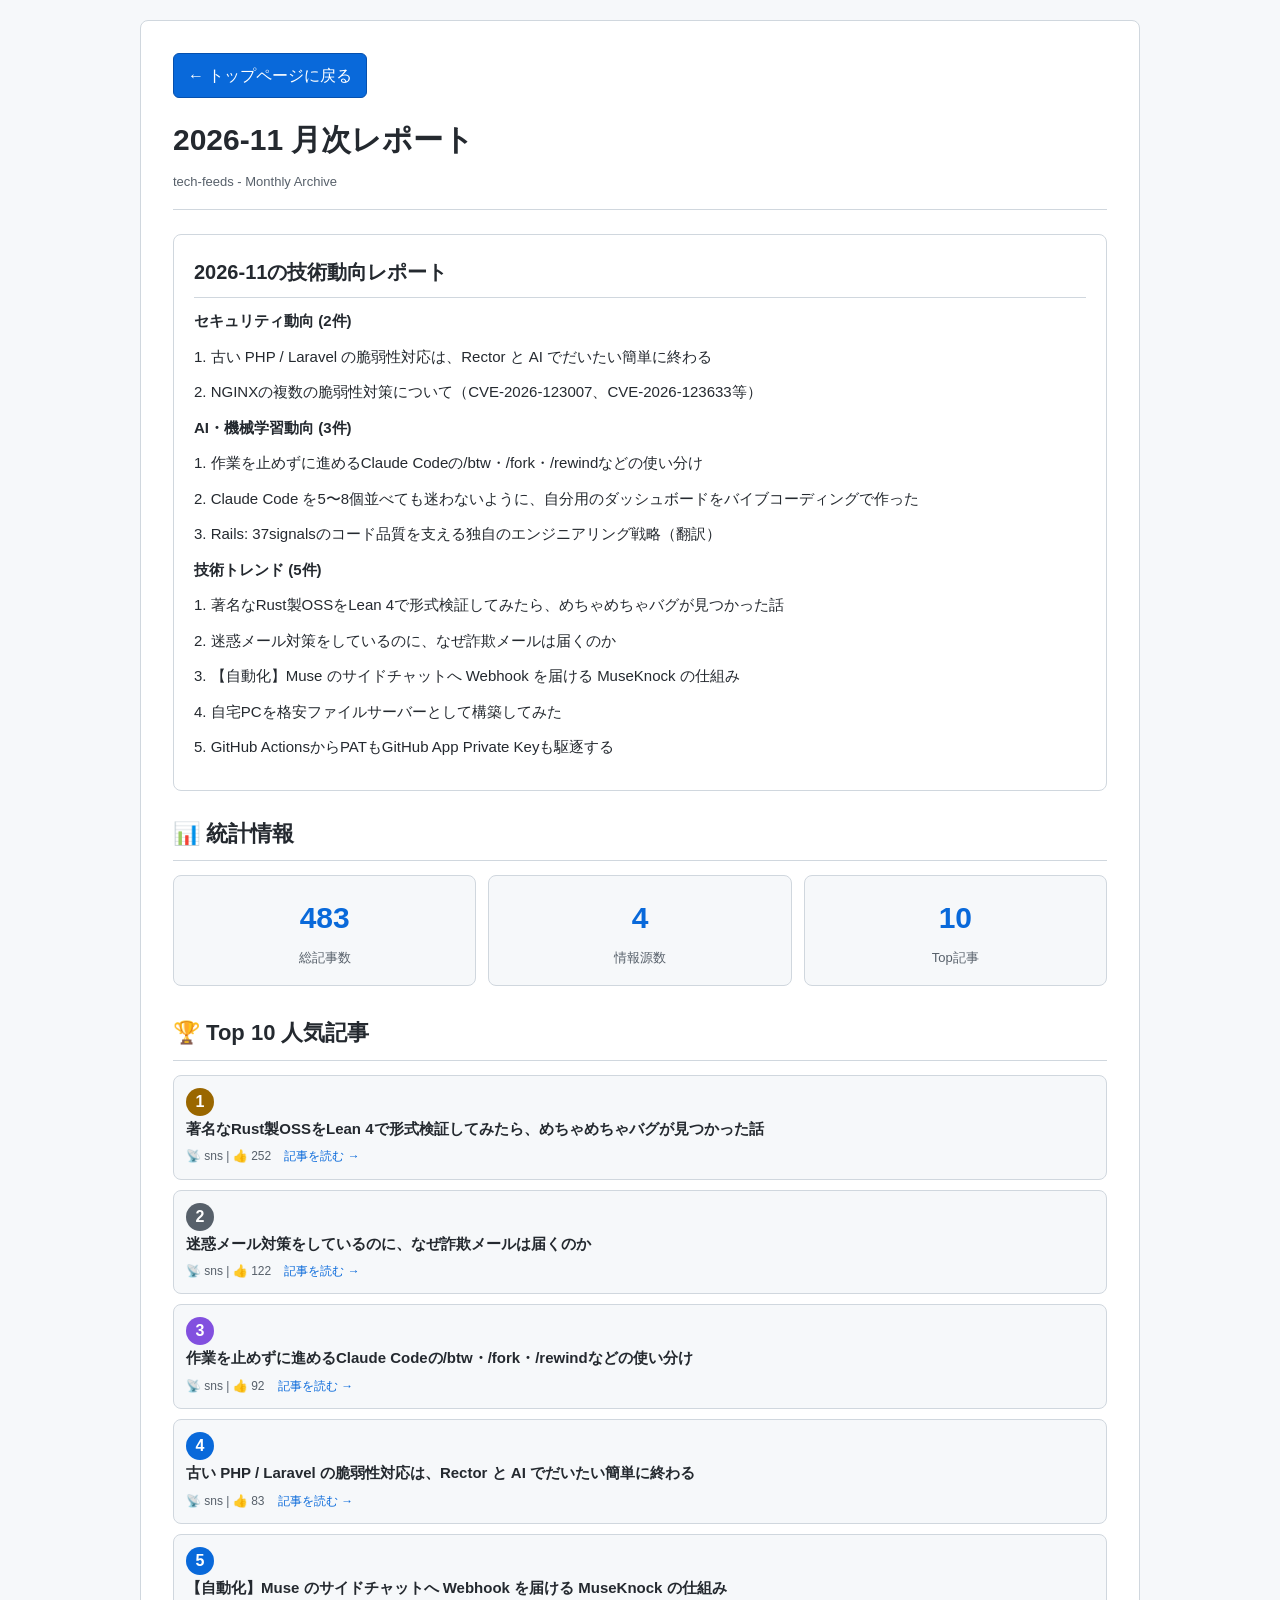
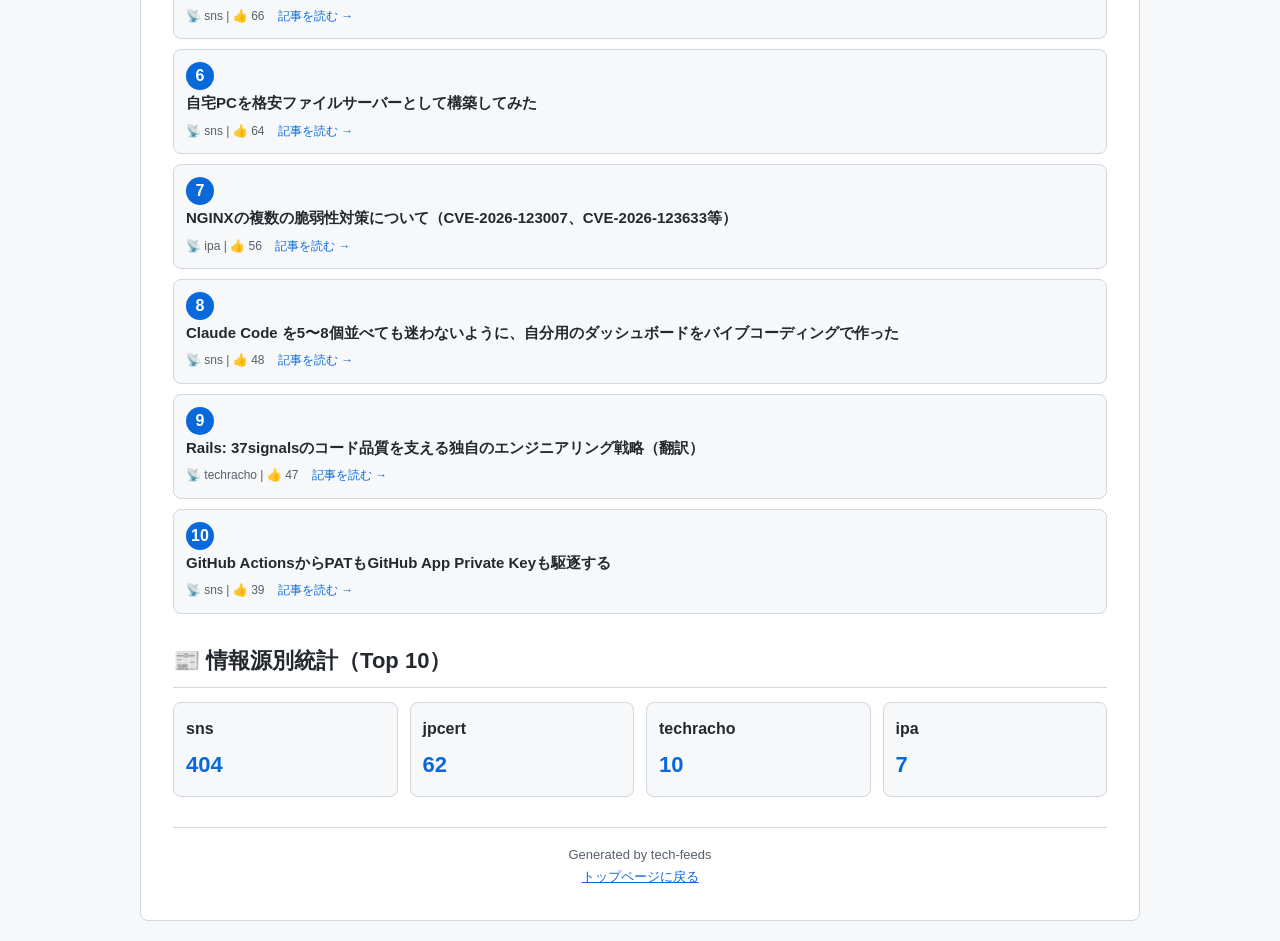
<file: data/archive/2026-11.html>
<!DOCTYPE html>
<html lang="ja">
<head>
  <meta charset="UTF-8">
  <meta name="viewport" content="width=device-width, initial-scale=1.0">
  <title>2026-11 月次レポート - tech-feeds</title>
  <style>
    :root { --bg:#f6f8fa; --panel:#fff; --muted:#57606a; --border:#d0d7de; --text:#24292f; --accent:#0969da; --accent-strong:#0550ae; }
    * { margin: 0; padding: 0; box-sizing: border-box; }
    body { font-family: -apple-system, BlinkMacSystemFont, 'Segoe UI', 'Hiragino Sans', Meiryo, sans-serif; background: var(--bg); color: var(--text); line-height: 1.7; padding: 20px; }
    .container { max-width: 1000px; margin: 0 auto; background: var(--panel); padding: 32px; border-radius: 8px; border: 1px solid var(--border); }
    .header { border-bottom: 1px solid var(--border); padding-bottom: 16px; margin-bottom: 24px; }
    .header h1 { font-size: 30px; color: var(--text); margin-bottom: 6px; }
    .header .meta { font-size: 13px; color: var(--muted); }
    .summary { background: var(--panel); border: 1px solid var(--border); padding: 20px; border-radius: 8px; margin-bottom: 24px; font-size: 15px; }
    .summary h2 { font-size: 20px; margin-bottom: 10px; color: var(--text); border-bottom: 1px solid var(--border); padding-bottom: 8px; }
    .summary p { margin-bottom: 10px; color: var(--text); }
    .summary strong { font-weight: 700; }
    .section { margin-bottom: 28px; }
    .section h2 { font-size: 22px; color: var(--text); margin-bottom: 14px; padding-bottom: 8px; border-bottom: 1px solid var(--border); }
    .stats { display: grid; grid-template-columns: repeat(auto-fit, minmax(180px, 1fr)); gap: 12px; margin-bottom: 24px; }
    .stat-card { background: var(--bg); border: 1px solid var(--border); padding: 16px; border-radius: 8px; text-align: center; }
    .stat-card .number { font-size: 30px; font-weight: bold; color: var(--accent); margin-bottom: 4px; }
    .stat-card .label { font-size: 13px; color: var(--muted); }
    .top-articles { list-style: none; }
    .top-articles li { background: var(--bg); border: 1px solid var(--border); padding: 12px; margin-bottom: 10px; border-radius: 8px; }
    .top-articles .rank { display: inline-block; width: 28px; height: 28px; background: var(--accent); color: white; border-radius: 50%; text-align: center; line-height: 28px; font-weight: bold; margin-right: 8px; }
    .top-articles .rank.gold { background: #9a6700; color: #fff; }
    .top-articles .rank.silver { background: #57606a; color: #fff; }
    .top-articles .rank.bronze { background: #8250df; color: #fff; }
    .article-title { font-weight: 600; color: var(--text); font-size: 15px; margin-bottom: 5px; }
    .article-meta { font-size: 12px; color: var(--muted); }
    .article-link { color: var(--accent); text-decoration: none; font-size: 12px; margin-left: 10px; }
    .article-link:hover { text-decoration: underline; }
    .source-list { display: grid; grid-template-columns: repeat(auto-fill, minmax(180px, 1fr)); gap: 12px; }
    .source-item { background: var(--bg); border: 1px solid var(--border); padding: 12px; border-radius: 8px; }
    .source-name { font-weight: 600; color: var(--text); margin-bottom: 4px; }
    .source-count { font-size: 22px; color: var(--accent); font-weight: bold; }
    .footer { margin-top: 30px; padding-top: 16px; border-top: 1px solid var(--border); text-align: center; color: var(--muted); font-size: 13px; }
    .back-link { display: inline-block; background: var(--accent); border: 1px solid var(--accent-strong); color: white; padding: 8px 14px; border-radius: 6px; text-decoration: none; margin-bottom: 16px; }
    .back-link:hover { background: var(--accent-strong); }
  </style>
</head>
<body>
  <div class="container">
    <a href="../../index.html" class="back-link">← トップページに戻る</a>
    <div class="header">
      <h1>2026-11 月次レポート</h1>
      <div class="meta">tech-feeds - Monthly Archive</div>
    </div>
    <div class="summary">
      <h2 class="report-title">2026-11の技術動向レポート</h2>
<p><strong>セキュリティ動向 (2件)</strong></p>
<p>1. 古い PHP / Laravel の脆弱性対応は、Rector と AI でだいたい簡単に終わる</p>
<p>2. NGINXの複数の脆弱性対策について（CVE-2026-123007、CVE-2026-123633等）</p>
<p><strong>AI・機械学習動向 (3件)</strong></p>
<p>1. 作業を止めずに進めるClaude Codeの/btw・/fork・/rewindなどの使い分け</p>
<p>2. Claude Code を5〜8個並べても迷わないように、自分用のダッシュボードをバイブコーディングで作った</p>
<p>3. Rails: 37signalsのコード品質を支える独自のエンジニアリング戦略（翻訳）</p>
<p><strong>技術トレンド (5件)</strong></p>
<p>1. 著名なRust製OSSをLean 4で形式検証してみたら、めちゃめちゃバグが見つかった話</p>
<p>2. 迷惑メール対策をしているのに、なぜ詐欺メールは届くのか</p>
<p>3. 【自動化】Muse のサイドチャットへ Webhook を届ける MuseKnock の仕組み</p>
<p>4. 自宅PCを格安ファイルサーバーとして構築してみた</p>
<p>5. GitHub ActionsからPATもGitHub App Private Keyも駆逐する</p>
    </div>
    <div class="section">
      <h2>📊 統計情報</h2>
      <div class="stats">
        <div class="stat-card">
          <div class="number">483</div>
          <div class="label">総記事数</div>
        </div>
        <div class="stat-card">
          <div class="number">4</div>
          <div class="label">情報源数</div>
        </div>
        <div class="stat-card">
          <div class="number">10</div>
          <div class="label">Top記事</div>
        </div>
      </div>
    </div>
    <div class="section"><h2>🏆 Top 10 人気記事</h2><ul class="top-articles">
            <li>
              <span class="rank gold">1</span>
              <div class="article-title">著名なRust製OSSをLean 4で形式検証してみたら、めちゃめちゃバグが見つかった話</div>
              <div class="article-meta">
                📡 sns | 👍 252
                <a href="https://zenn.dev/koukyosyumei/articles/31c8fcf4da45b7" target="_blank" class="article-link">記事を読む →</a>
              </div>
            </li>
            <li>
              <span class="rank silver">2</span>
              <div class="article-title">迷惑メール対策をしているのに、なぜ詐欺メールは届くのか</div>
              <div class="article-meta">
                📡 sns | 👍 122
                <a href="https://zenn.dev/akagumi/articles/catch-all-phishing-invisible-chars" target="_blank" class="article-link">記事を読む →</a>
              </div>
            </li>
            <li>
              <span class="rank bronze">3</span>
              <div class="article-title">作業を止めずに進めるClaude Codeの/btw・/fork・/rewindなどの使い分け</div>
              <div class="article-meta">
                📡 sns | 👍 92
                <a href="https://zenn.dev/nextbeat/articles/b0ccca979da06b" target="_blank" class="article-link">記事を読む →</a>
              </div>
            </li>
            <li>
              <span class="rank ">4</span>
              <div class="article-title">古い PHP / Laravel の脆弱性対応は、Rector と AI でだいたい簡単に終わる</div>
              <div class="article-meta">
                📡 sns | 👍 83
                <a href="https://zenn.dev/miraizuk/articles/ae8db2bc3ff561" target="_blank" class="article-link">記事を読む →</a>
              </div>
            </li>
            <li>
              <span class="rank ">5</span>
              <div class="article-title">【自動化】Muse のサイドチャットへ Webhook を届ける MuseKnock の仕組み</div>
              <div class="article-meta">
                📡 sns | 👍 66
                <a href="https://zenn.dev/codehex/articles/33bc6ee330b880" target="_blank" class="article-link">記事を読む →</a>
              </div>
            </li>
            <li>
              <span class="rank ">6</span>
              <div class="article-title">自宅PCを格安ファイルサーバーとして構築してみた</div>
              <div class="article-meta">
                📡 sns | 👍 64
                <a href="https://zenn.dev/nextbeat/articles/7c820845a91d7d" target="_blank" class="article-link">記事を読む →</a>
              </div>
            </li>
            <li>
              <span class="rank ">7</span>
              <div class="article-title">NGINXの複数の脆弱性対策について（CVE-2026-123007、CVE-2026-123633等）</div>
              <div class="article-meta">
                📡 ipa | 👍 56
                <a href="https://www.ipa.go.jp/security/security-alert/2026/alert20261119.html" target="_blank" class="article-link">記事を読む →</a>
              </div>
            </li>
            <li>
              <span class="rank ">8</span>
              <div class="article-title">Claude Code を5〜8個並べても迷わないように、自分用のダッシュボードをバイブコーディングで作った</div>
              <div class="article-meta">
                📡 sns | 👍 48
                <a href="https://zenn.dev/nexta_/articles/a3ff76a9f98f1c" target="_blank" class="article-link">記事を読む →</a>
              </div>
            </li>
            <li>
              <span class="rank ">9</span>
              <div class="article-title">Rails: 37signalsのコード品質を支える独自のエンジニアリング戦略（翻訳）</div>
              <div class="article-meta">
                📡 techracho | 👍 47
                <a href="https://techracho.bpsinc.jp/hachi8833/2026_11_24/161424" target="_blank" class="article-link">記事を読む →</a>
              </div>
            </li>
            <li>
              <span class="rank ">10</span>
              <div class="article-title">GitHub ActionsからPATもGitHub App Private Keyも駆逐する</div>
              <div class="article-meta">
                📡 sns | 👍 39
                <a href="https://zenn.dev/tmknom/articles/github-app-token-exchange-system" target="_blank" class="article-link">記事を読む →</a>
              </div>
            </li></ul></div>
    <div class="section"><h2>📰 情報源別統計（Top 10）</h2><div class="source-list">
            <div class="source-item">
              <div class="source-name">sns</div>
              <div class="source-count">404</div>
            </div>
            <div class="source-item">
              <div class="source-name">jpcert</div>
              <div class="source-count">62</div>
            </div>
            <div class="source-item">
              <div class="source-name">techracho</div>
              <div class="source-count">10</div>
            </div>
            <div class="source-item">
              <div class="source-name">ipa</div>
              <div class="source-count">7</div>
            </div></div></div>
    <div class="footer">
      <p>Generated by tech-feeds</p>
      <p><a href="../../index.html" style="color: #0969da;">トップページに戻る</a></p>
    </div>
  </div>
</body>
</html>
</file>
<file: assets/app.css>
:root {
  --bg: #f6f8fa;
  --panel: #ffffff;
  --muted-panel: #f6f8fa;
  --text: #24292f;
  --subtle: #57606a;
  --border: #d0d7de;
  --accent: #0969da;
  --accent-strong: #0550ae;
  --danger-bg: #ffebe9;
  --danger-fg: #cf222e;
}

* {
  margin: 0;
  padding: 0;
  box-sizing: border-box;
}

body {
  font-family: -apple-system, BlinkMacSystemFont, "Segoe UI", "Hiragino Sans", "Hiragino Kaku Gothic ProN", Meiryo, sans-serif;
  background: var(--bg);
  color: var(--text);
  line-height: 1.6;
}

.header {
  background: var(--panel);
  color: var(--text);
  padding: 14px 0;
  border-bottom: 1px solid var(--border);
  position: sticky;
  top: 0;
  z-index: 1000;
}

.header-content {
  max-width: 1200px;
  margin: 0 auto;
  padding: 0 20px;
  display: flex;
  justify-content: space-between;
  align-items: center;
  flex-wrap: wrap;
  gap: 15px;
}

.logo {
  font-size: 24px;
  font-weight: bold;
  display: flex;
  align-items: center;
  gap: 10px;
}

.search-box {
  display: flex;
  background: var(--muted-panel);
  border: 1px solid var(--border);
  border-radius: 6px;
  padding: 8px 12px;
  flex: 1;
  max-width: 400px;
}

.search-box input {
  background: none;
  border: none;
  color: var(--text);
  width: 100%;
  outline: none;
  font-size: 14px;
}

.search-box input::placeholder {
  color: var(--subtle);
}

.header-stats {
  font-size: 12px;
  color: var(--subtle);
}

.nav {
  background: var(--panel);
  padding: 15px 0;
  border-bottom: 1px solid var(--border);
  position: sticky;
  top: 64px;
  z-index: 999;
}

.nav-content {
  max-width: 1200px;
  margin: 0 auto;
  padding: 0 20px;
  display: flex;
  gap: 10px;
  overflow-x: auto;
}

.nav-btn {
  background: var(--muted-panel);
  border: 1px solid var(--border);
  padding: 8px 20px;
  border-radius: 6px;
  cursor: pointer;
  white-space: nowrap;
  transition: all 0.3s;
  font-weight: 500;
  font-size: 14px;
  color: var(--text);
}

.nav-btn:hover {
  background: #eef4fc;
  border-color: #8cbedf;
}

.nav-btn.active {
  background: var(--accent);
  border-color: var(--accent-strong);
  color: #fff;
}

.container {
  max-width: 1200px;
  margin: 20px auto;
  padding: 0 20px;
}

.top-section {
  background: var(--panel);
  border-radius: 8px;
  padding: 25px;
  margin-bottom: 20px;
  border: 1px solid var(--border);
}

.top-section h2 {
  font-size: 22px;
  margin-bottom: 20px;
  display: flex;
  align-items: center;
  gap: 10px;
  color: var(--text);
}

.top-list {
  display: grid;
  gap: 12px;
}

.top-item {
  display: flex;
  gap: 15px;
  padding: 15px;
  border-radius: 8px;
  transition: all 0.2s;
  cursor: pointer;
  border: 1px solid var(--border);
}

.top-item:hover {
  background: #f6f8fa;
  border-color: #8cbedf;
  transform: translateX(5px);
}

.top-rank {
  font-size: 28px;
  font-weight: bold;
  color: var(--accent);
  min-width: 40px;
  text-align: center;
}

.top-rank.gold {
  color: #ffd700;
}

.top-rank.silver {
  color: #c0c0c0;
}

.top-rank.bronze {
  color: #cd7f32;
}

.top-content {
  flex: 1;
}

.top-title {
  font-weight: 600;
  margin-bottom: 8px;
  color: var(--text);
  font-size: 15px;
}

.top-meta {
  font-size: 12px;
  color: var(--subtle);
  display: flex;
  gap: 15px;
  flex-wrap: wrap;
}

.top-score {
  display: flex;
  align-items: center;
  gap: 5px;
  font-weight: 600;
  color: var(--accent);
}

.news-grid {
  display: grid;
  grid-template-columns: repeat(auto-fill, minmax(350px, 1fr));
  gap: 20px;
}

.news-card {
  background: var(--panel);
  border-radius: 8px;
  overflow: hidden;
  transition: all 0.3s;
  cursor: pointer;
  border: 1px solid var(--border);
}

.news-card:hover {
  transform: translateY(-2px);
  box-shadow: 0 4px 16px rgba(31, 35, 40, 0.08);
  border-color: #8cbedf;
}

.news-content {
  padding: 20px;
}

.news-tags {
  display: flex;
  gap: 8px;
  margin-bottom: 12px;
  flex-wrap: wrap;
}

.tag {
  padding: 4px 12px;
  border-radius: 12px;
  font-size: 11px;
  font-weight: 600;
  text-transform: uppercase;
  letter-spacing: 0.5px;
}

.tag.security {
  background: #ffebe9;
  color: #cf222e;
}

.tag.ai {
  background: #ddf4ff;
  color: #0969da;
}

.tag.tech {
  background: #dafbe1;
  color: #1a7f37;
}

.tag.news {
  background: #f6f8fa;
  color: #57606a;
}

.news-title {
  font-size: 16px;
  font-weight: 600;
  margin-bottom: 10px;
  color: var(--text);
  line-height: 1.5;
  display: -webkit-box;
  -webkit-line-clamp: 3;
  -webkit-box-orient: vertical;
  overflow: hidden;
  min-height: 72px;
}

.news-meta {
  display: flex;
  justify-content: space-between;
  align-items: center;
  font-size: 12px;
  color: var(--subtle);
  padding-top: 12px;
  border-top: 1px solid var(--border);
}

.news-source {
  display: flex;
  align-items: center;
  gap: 5px;
  font-weight: 500;
}

.news-actions {
  display: flex;
  gap: 15px;
}

.action-btn {
  background: none;
  border: none;
  cursor: pointer;
  color: var(--subtle);
  display: flex;
  align-items: center;
  gap: 5px;
  transition: all 0.2s;
  font-size: 12px;
}

.action-btn:hover {
  color: var(--accent);
  transform: scale(1.1);
}

.loading {
  text-align: center;
  padding: 60px 20px;
  font-size: 18px;
  color: var(--subtle);
}

.loading::after {
  content: "";
  display: block;
  width: 40px;
  height: 40px;
  margin: 20px auto;
  border: 4px solid var(--border);
  border-top-color: var(--accent);
  border-radius: 50%;
  animation: spin 1s linear infinite;
}

@keyframes spin {
  to {
    transform: rotate(360deg);
  }
}

.error {
  background: var(--danger-bg);
  border: 1px solid var(--danger-fg);
  color: var(--danger-fg);
  padding: 30px;
  border-radius: 12px;
  margin: 20px 0;
  text-align: center;
  font-size: 16px;
}

.empty-state {
  text-align: center;
  padding: 60px 20px;
  color: var(--subtle);
}

.empty-state-icon {
  font-size: 64px;
  margin-bottom: 20px;
}

.archive-section {
  background: var(--panel);
  border-radius: 8px;
  padding: 25px;
  margin-bottom: 20px;
  border: 1px solid var(--border);
}

.archive-section h2 {
  font-size: 22px;
  margin-bottom: 20px;
  color: var(--text);
}

.archive-grid {
  display: grid;
  grid-template-columns: repeat(auto-fill, minmax(280px, 1fr));
  gap: 15px;
}

.archive-card {
  background: var(--muted-panel);
  border-radius: 8px;
  padding: 20px;
  transition: all 0.3s;
  cursor: pointer;
  border: 1px solid var(--border);
}

.archive-card:hover {
  transform: translateY(-3px);
  box-shadow: 0 4px 16px rgba(31, 35, 40, 0.08);
  border-color: #8cbedf;
  background: var(--panel);
}

.archive-month {
  font-size: 24px;
  font-weight: bold;
  color: var(--accent);
  margin-bottom: 10px;
}

.archive-stats {
  font-size: 14px;
  color: var(--subtle);
  margin-bottom: 12px;
}

.archive-summary {
  font-size: 13px;
  color: var(--subtle);
  line-height: 1.5;
}

@media (max-width: 768px) {
  .news-grid {
    grid-template-columns: 1fr;
  }

  .search-box {
    max-width: 100%;
  }

  .logo {
    font-size: 20px;
  }

  .nav-content {
    gap: 8px;
  }

  .nav-btn {
    padding: 6px 15px;
    font-size: 13px;
  }
}
</file>
